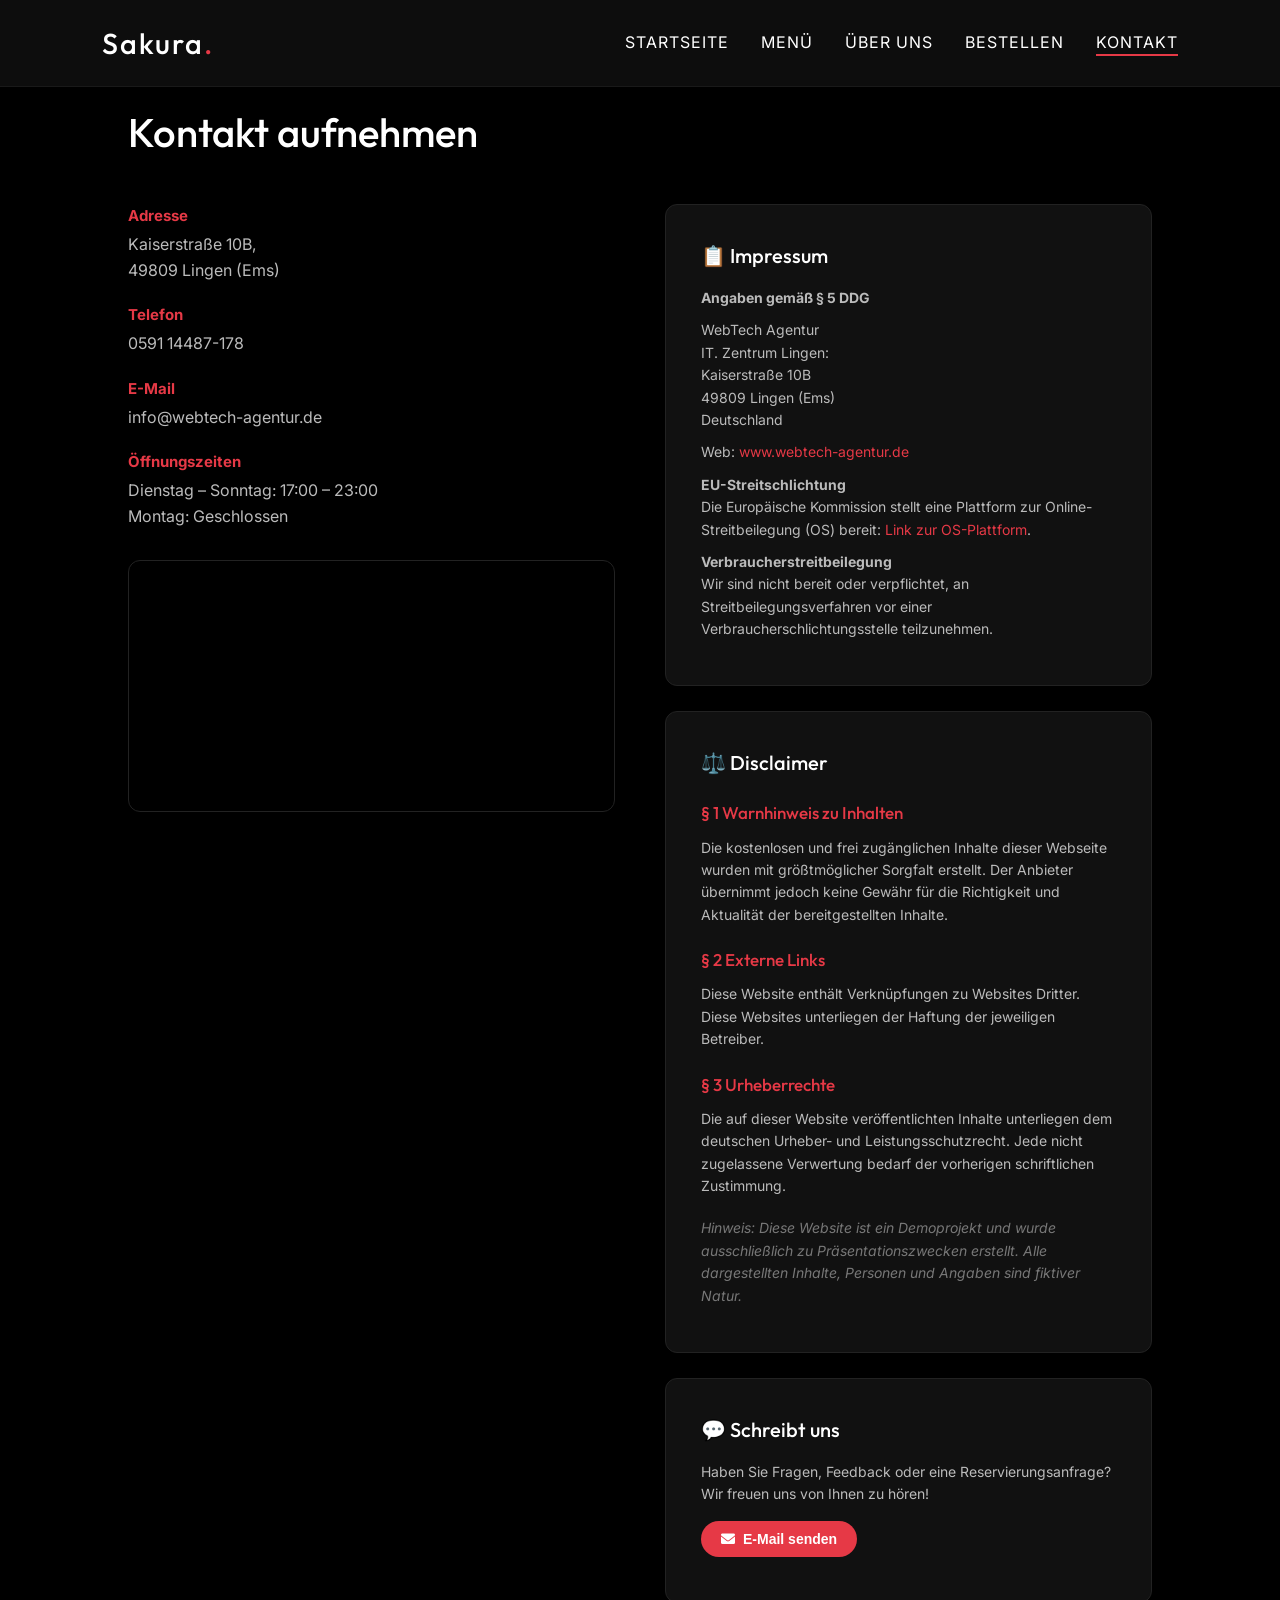
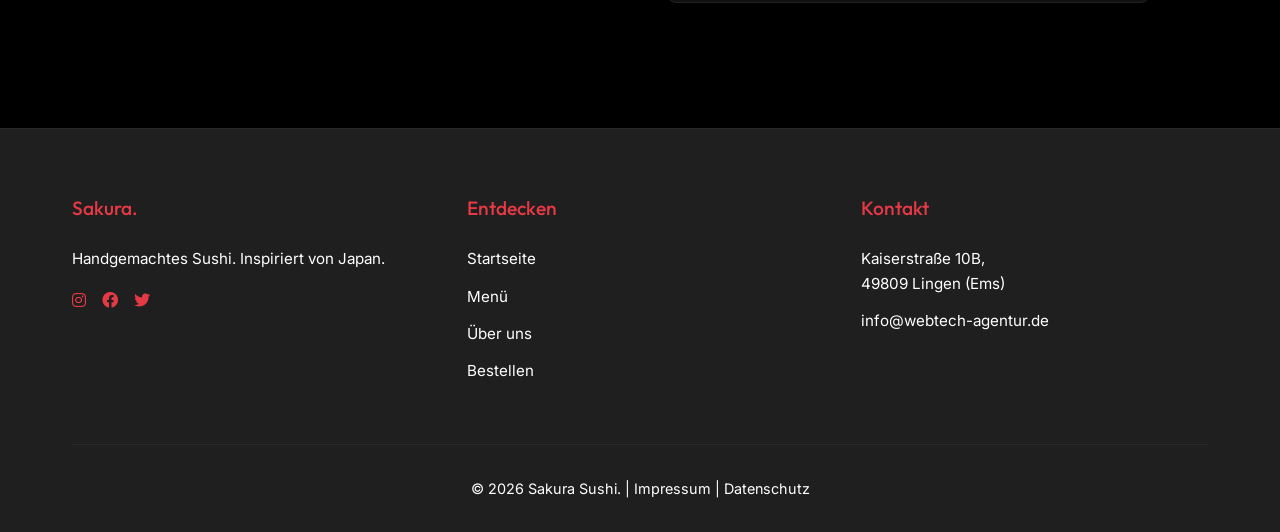
<file: contact.html>
<!DOCTYPE html>
<html lang="de">

<head>
    <meta charset="UTF-8">
    <meta name="viewport" content="width=device-width, initial-scale=1.0">
    <title>Kontakt | Sakura Sushi</title>
    <link rel="icon" type="image/png" href="assets/images/favicon.png">
    <link rel="stylesheet" href="assets/css/style.css">
    <link rel="stylesheet" href="https://cdnjs.cloudflare.com/ajax/libs/font-awesome/6.0.0/css/all.min.css">
    <style>
        /* Kontakt Seite */
        .contact-section {
            background: #000;
            color: white;
            padding: 100px 10%;
        }

        .contact-section h1 {
            font-size: 40px;
            margin-bottom: 40px;
        }

        /* Grid Layout */
        .contact-container {
            display: grid;
            grid-template-columns: 1fr 1fr;
            gap: 50px;
        }

        /* Linke Seite – Info */
        .contact-info p {
            color: #bbb;
            margin-bottom: 20px;
            line-height: 1.6;
        }

        .contact-info strong {
            color: #e63946;
            display: block;
            margin-bottom: 4px;
            font-size: 15px;
        }

        /* Google Maps */
        .map-wrapper {
            margin-top: 30px;
            border-radius: 12px;
            overflow: hidden;
            border: 1px solid #222;
        }

        .map-wrapper iframe {
            width: 100%;
            height: 250px;
            border: none;
            display: block;
        }

        /* Boxen rechts */
        .contact-box {
            background: #111;
            padding: 35px;
            border-radius: 12px;
            border: 1px solid #222;
            margin-bottom: 25px;
            transition: 0.3s;
        }

        .contact-box:hover {
            transform: translateY(-6px);
            border-color: #e63946;
        }

        .contact-box h2 {
            color: white;
            margin-bottom: 15px;
            font-size: 20px;
        }

        .contact-box h3 {
            color: #e63946;
            margin: 20px 0 10px;
            font-size: 17px;
        }

        .contact-box p {
            color: #bbb;
            line-height: 1.6;
            font-size: 14px;
            margin-bottom: 10px;
        }

        /* Responsive */
        @media (max-width: 900px) {
            .contact-container {
                grid-template-columns: 1fr;
            }
        }

        /* EMAIL MODAL */
        .email-modal-overlay {
            display: none;
            position: fixed;
            inset: 0;
            background: rgba(0, 0, 0, 0.85);
            z-index: 9999;
            align-items: center;
            justify-content: center;
            backdrop-filter: blur(6px);
        }

        .email-modal-overlay.active {
            display: flex;
        }

        .email-modal-box {
            background: #111;
            border: 1px solid #2a2a2a;
            border-radius: 20px;
            padding: 40px 35px;
            width: 90%;
            max-width: 500px;
            position: relative;
            animation: slideUp 0.35s ease;
            box-shadow: 0 30px 80px rgba(0, 0, 0, 0.7);
        }

        .email-modal-box::before {
            content: '';
            position: absolute;
            top: 0;
            left: 0;
            right: 0;
            height: 3px;
            background: linear-gradient(90deg, #e63946, #ff6b6b, #e63946);
            border-radius: 20px 20px 0 0;
        }

        @keyframes slideUp {
            from {
                transform: translateY(30px);
                opacity: 0;
            }

            to {
                transform: translateY(0);
                opacity: 1;
            }
        }

        .email-modal-close {
            position: absolute;
            top: 14px;
            right: 16px;
            background: transparent;
            border: none;
            color: #555;
            font-size: 20px;
            cursor: pointer;
            border-radius: 50%;
            width: 32px;
            height: 32px;
            display: flex;
            align-items: center;
            justify-content: center;
            transition: 0.2s;
        }

        .email-modal-close:hover {
            color: #e63946;
            background: rgba(230, 57, 70, 0.1);
        }

        .email-modal-box h2 {
            color: white;
            font-size: 22px;
            margin-bottom: 6px;
        }

        .email-modal-box>p {
            color: #888;
            font-size: 13px;
            margin-bottom: 24px;
        }

        .form-group {
            display: flex;
            flex-direction: column;
            gap: 5px;
            margin-bottom: 14px;
        }

        .form-group label {
            color: #888;
            font-size: 11px;
            text-transform: uppercase;
            letter-spacing: 0.8px;
        }

        .form-group input,
        .form-group textarea {
            background: #1a1a1a;
            border: 1px solid #2a2a2a;
            border-radius: 8px;
            padding: 11px 14px;
            color: white;
            font-size: 14px;
            transition: 0.25s;
            width: 100%;
            font-family: inherit;
        }

        .form-group input::placeholder,
        .form-group textarea::placeholder {
            color: #444;
        }

        .form-group input:focus,
        .form-group textarea:focus {
            outline: none;
            border-color: #e63946;
            box-shadow: 0 0 0 2px rgba(230, 57, 70, 0.15);
        }

        .form-group textarea {
            resize: vertical;
            min-height: 100px;
        }

        .btn-send {
            width: 100%;
            padding: 14px;
            background: linear-gradient(135deg, #e63946, #c72d39);
            border: none;
            color: white;
            font-size: 15px;
            font-weight: 700;
            border-radius: 10px;
            cursor: pointer;
            transition: 0.3s;
            box-shadow: 0 6px 20px rgba(230, 57, 70, 0.3);
            margin-top: 6px;
        }

        .btn-send:hover {
            transform: translateY(-2px);
            box-shadow: 0 10px 30px rgba(230, 57, 70, 0.5);
        }

        .success-msg {
            display: none;
            text-align: center;
            padding: 20px 0;
        }

        .success-msg .check {
            font-size: 48px;
        }

        .success-msg h3 {
            color: white;
            margin: 12px 0 6px;
        }

        .success-msg p {
            color: #888;
            font-size: 14px;
        }

        .fictional-note {
            font-style: italic;
            opacity: 0.6;
            font-size: 12px;
            margin-top: 20px;
        }
    </style>
</head>

<body style="background:#000;">

    <div class="email-modal-overlay" id="email-modal">
        <div class="email-modal-box">
            <button class="email-modal-close" onclick="closeEmailModal()"><i class="fas fa-times"></i></button>

            <div id="form-content">
                <h2>✉️ Nachricht senden</h2>
                <p>Wir antworten in der Regel innerhalb von 24 Stunden.</p>

                <div class="form-group">
                    <label>Ihr Name</label>
                    <input type="text" id="msg-name" placeholder="Tanaka Yuki">
                </div>
                <div class="form-group">
                    <label>Ihre E-Mail</label>
                    <input type="email" id="msg-email" placeholder="muster@email.de">
                </div>
                <div class="form-group">
                    <label>Betreff</label>
                    <input type="text" id="msg-subject" placeholder="Reservierungsanfrage / Feedback ...">
                </div>
                <div class="form-group">
                    <label>Nachricht</label>
                    <input type="text" id="msg-text" placeholder="Schreiben Sie uns Ihre Nachricht ...">
                </div>

                <button class="btn-send" onclick="sendEmail()">
                    <i class="fas fa-paper-plane"></i>  Nachricht abschicken
                </button>
            </div>

            <div class="success-msg" id="success-msg">
                <div class="check">✅</div>
                <h3>Nachricht gesendet!</h3>
                <p>Vielen Dank! Wir melden uns so schnell wie möglich bei Ihnen.</p>
            </div>
        </div>
    </div>

    <nav class="navbar scrolled">
        <a href="index.html" class="nav-logo">
            <h1>Sakura<span>.</span></h1>
        </a>
        <div class="hamburger"><span></span><span></span><span></span></div>
        <ul class="nav-links">
            <li><a href="index.html">Startseite</a></li>
            <li><a href="menu.html">Menü</a></li>
            <li><a href="about.html">Über uns</a></li>
            <li><a href="ordering.html">Bestellen</a></li>
            <li><a href="contact.html" class="active">Kontakt</a></li>
        </ul>
    </nav>

    <section class="contact-section">

        <h1>Kontakt aufnehmen</h1>

        <div class="contact-container">

            <div class="contact-info">

                <p>
                    <strong>Adresse</strong>
                    Kaiserstraße 10B,
                    <br>
                    49809 Lingen (Ems)
                </p>

                <p>
                    <strong>Telefon</strong>
                    0591 14487-178
                </p>

                <p>
                    <strong>E-Mail</strong>
                    info@webtech-agentur.de
                </p>

                <p>
                    <strong>Öffnungszeiten</strong>
                    Dienstag – Sonntag: 17:00 – 23:00<br>
                    Montag: Geschlossen
                </p>

                <div class="map-wrapper">
                    <iframe
                        src="https://www.google.com/maps/embed?pb=!1m18!1m12!1m3!1d2433.647249117654!2d7.3204!3d52.5204!2m3!1f0!2f0!3f0!3m2!1i1024!2i768!4f13.1!3m3!1m2!1s0x47b7e5e3e3e3e3e3%3A0x0!2zS2Fpc2Vyc3RyYcOfZSAxMEIsIDQ5ODA5IExpbmdlbiAoRW1zKQ!5e0!3m2!1sde!2sde!4v1710000000000!5m2!1sde!2sde"
                        allowfullscreen="" loading="lazy" referrerpolicy="no-referrer-when-downgrade">
                    </iframe>
                </div>

            </div>

            <div>

                <div class="contact-box">
                    <h2>📋 Impressum</h2>
                    <p><strong>Angaben gemäß § 5 DDG</strong></p>
                    <p>
                        WebTech Agentur<br>
                        IT. Zentrum Lingen:<br>
                        Kaiserstraße 10B<br>
                        49809 Lingen (Ems)<br>
                        Deutschland
                    </p>
                    <p>
                        Web: <a href="https://www.webtech-agentur.de" target="_blank" rel="noopener noreferrer" style="color:#e63946;">www.webtech-agentur.de</a>
                    </p>
                    <p>
                        <strong>EU-Streitschlichtung</strong><br>
                        Die Europäische Kommission stellt eine Plattform zur Online-Streitbeilegung (OS) bereit: 
                        <a href="https://ec.europa.eu/consumers/odr/" target="_blank" rel="noopener noreferrer" style="color:#e63946;">Link zur OS-Plattform</a>.
                    </p>
                    <p>
                        <strong>Verbraucherstreitbeilegung</strong><br>
                        Wir sind nicht bereit oder verpflichtet, an Streitbeilegungsverfahren vor einer Verbraucherschlichtungsstelle teilzunehmen.
                    </p>
                </div>

                <div class="contact-box">
                    <h2>⚖️ Disclaimer</h2>
                    <h3>§ 1 Warnhinweis zu Inhalten</h3>
                    <p>Die kostenlosen und frei zugänglichen Inhalte dieser Webseite wurden mit größtmöglicher Sorgfalt erstellt. Der Anbieter übernimmt jedoch keine Gewähr für die Richtigkeit und Aktualität der bereitgestellten Inhalte.</p>
                    
                    <h3>§ 2 Externe Links</h3>
                    <p>Diese Website enthält Verknüpfungen zu Websites Dritter. Diese Websites unterliegen der Haftung der jeweiligen Betreiber.</p>
                    
                    <h3>§ 3 Urheberrechte</h3>
                    <p>Die auf dieser Website veröffentlichten Inhalte unterliegen dem deutschen Urheber- und Leistungsschutzrecht. Jede nicht zugelassene Verwertung bedarf der vorherigen schriftlichen Zustimmung.</p>
                    
                    <p class="fictional-note">
                        Hinweis: Diese Website ist ein Demoprojekt und wurde ausschließlich zu Präsentationszwecken erstellt. Alle dargestellten Inhalte, Personen und Angaben sind fiktiver Natur.
                    </p>
                </div>

                <div class="contact-box">
                    <h2>💬 Schreibt uns</h2>
                    <p>Haben Sie Fragen, Feedback oder eine Reservierungsanfrage? Wir freuen uns von Ihnen zu hören!</p>
                    <p style="margin-top:15px;">
                        <button onclick="openEmailModal()"
                            style="display:inline-flex; align-items:center; gap:8px; background:#e63946; color:white; padding:10px 20px; border-radius:25px; font-size:14px; font-weight:600; border:none; cursor:pointer; transition:0.3s;"
                            onmouseover="this.style.background='#c72d39'" onmouseout="this.style.background='#e63946'">
                            <i class="fas fa-envelope"></i> E-Mail senden
                        </button>
                    </p>
                </div>

            </div>

        </div>

    </section>

    <footer>
        <div class="container">
            <div class="footer-grid">
                <div class="footer-col">
                    <h4>Sakura.</h4>
                    <p>Handgemachtes Sushi. Inspiriert von Japan.</p>
                    <div style="margin-top: 1rem; display: flex; gap: 1rem;">
                        <a href="#" class="text-gold"><i class="fab fa-instagram"></i></a>
                        <a href="#" class="text-gold"><i class="fab fa-facebook"></i></a>
                        <a href="#" class="text-gold"><i class="fab fa-twitter"></i></a>
                    </div>
                </div>
                <div class="footer-col">
                    <h4>Entdecken</h4>
                    <ul>
                        <li><a href="index.html">Startseite</a></li>
                        <li><a href="menu.html">Menü</a></li>
                        <li><a href="about.html">Über uns</a></li>
                        <li><a href="ordering.html">Bestellen</a></li>
                    </ul>
                </div>
                <div class="footer-col">
                    <h4>Kontakt</h4>
                    <p>Kaiserstraße 10B,
                        <br>49809 Lingen (Ems)
                    </p>
                    <p><a href="mailto:info@webtech-agentur.de">info@webtech-agentur.de</a></p>
                </div>
            </div>
            <div class="footer-bottom">
                <p>© 2026 Sakura Sushi. | <a href="contact.html">Impressum</a> | <a
                        href="contact.html">Datenschutz</a></p>
            </div>
        </div>
    </footer>

    <script src="assets/js/main.js"></script>
    <script>
        function openEmailModal() {
            document.getElementById('email-modal').classList.add('active');
            document.getElementById('form-content').style.display = 'block';
            document.getElementById('success-msg').style.display = 'none';
        }

        function closeEmailModal() {
            document.getElementById('email-modal').classList.remove('active');
        }

        function sendEmail() {
            let name = document.getElementById('msg-name').value.trim();
            let email = document.getElementById('msg-email').value.trim();
            let subject = document.getElementById('msg-subject').value.trim();
            let text = document.getElementById('msg-text').value.trim();

            if (!name || !email || !text) {
                alert('Bitte füllen Sie alle Pflichtfelder aus (Name, E-Mail, Nachricht).');
                return;
            }

            // Show success screen
            document.getElementById('form-content').style.display = 'none';
            document.getElementById('success-msg').style.display = 'block';

            setTimeout(closeEmailModal, 3000);
        }

        // Close when clicking outside
        document.getElementById('email-modal').addEventListener('click', function (e) {
            if (e.target === this) closeEmailModal();
        });
    </script>
</body>

</html>
</file>
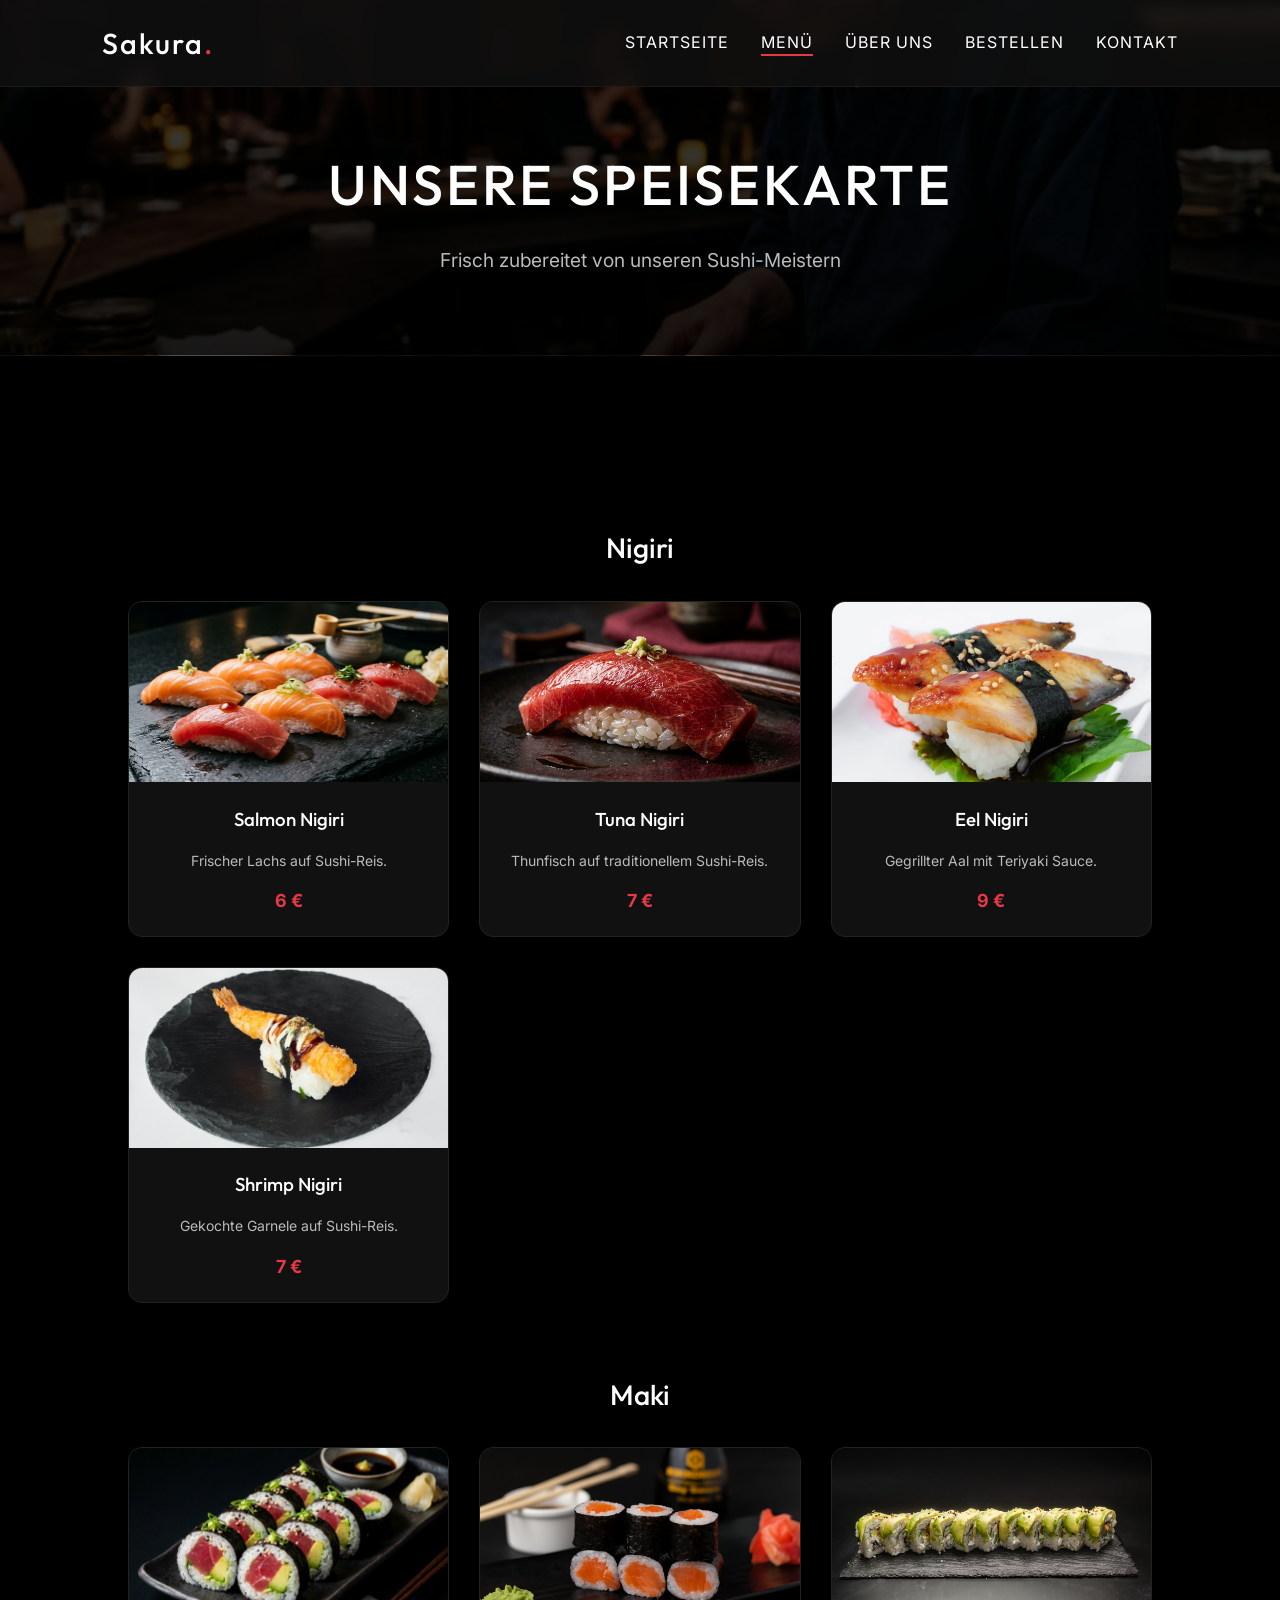
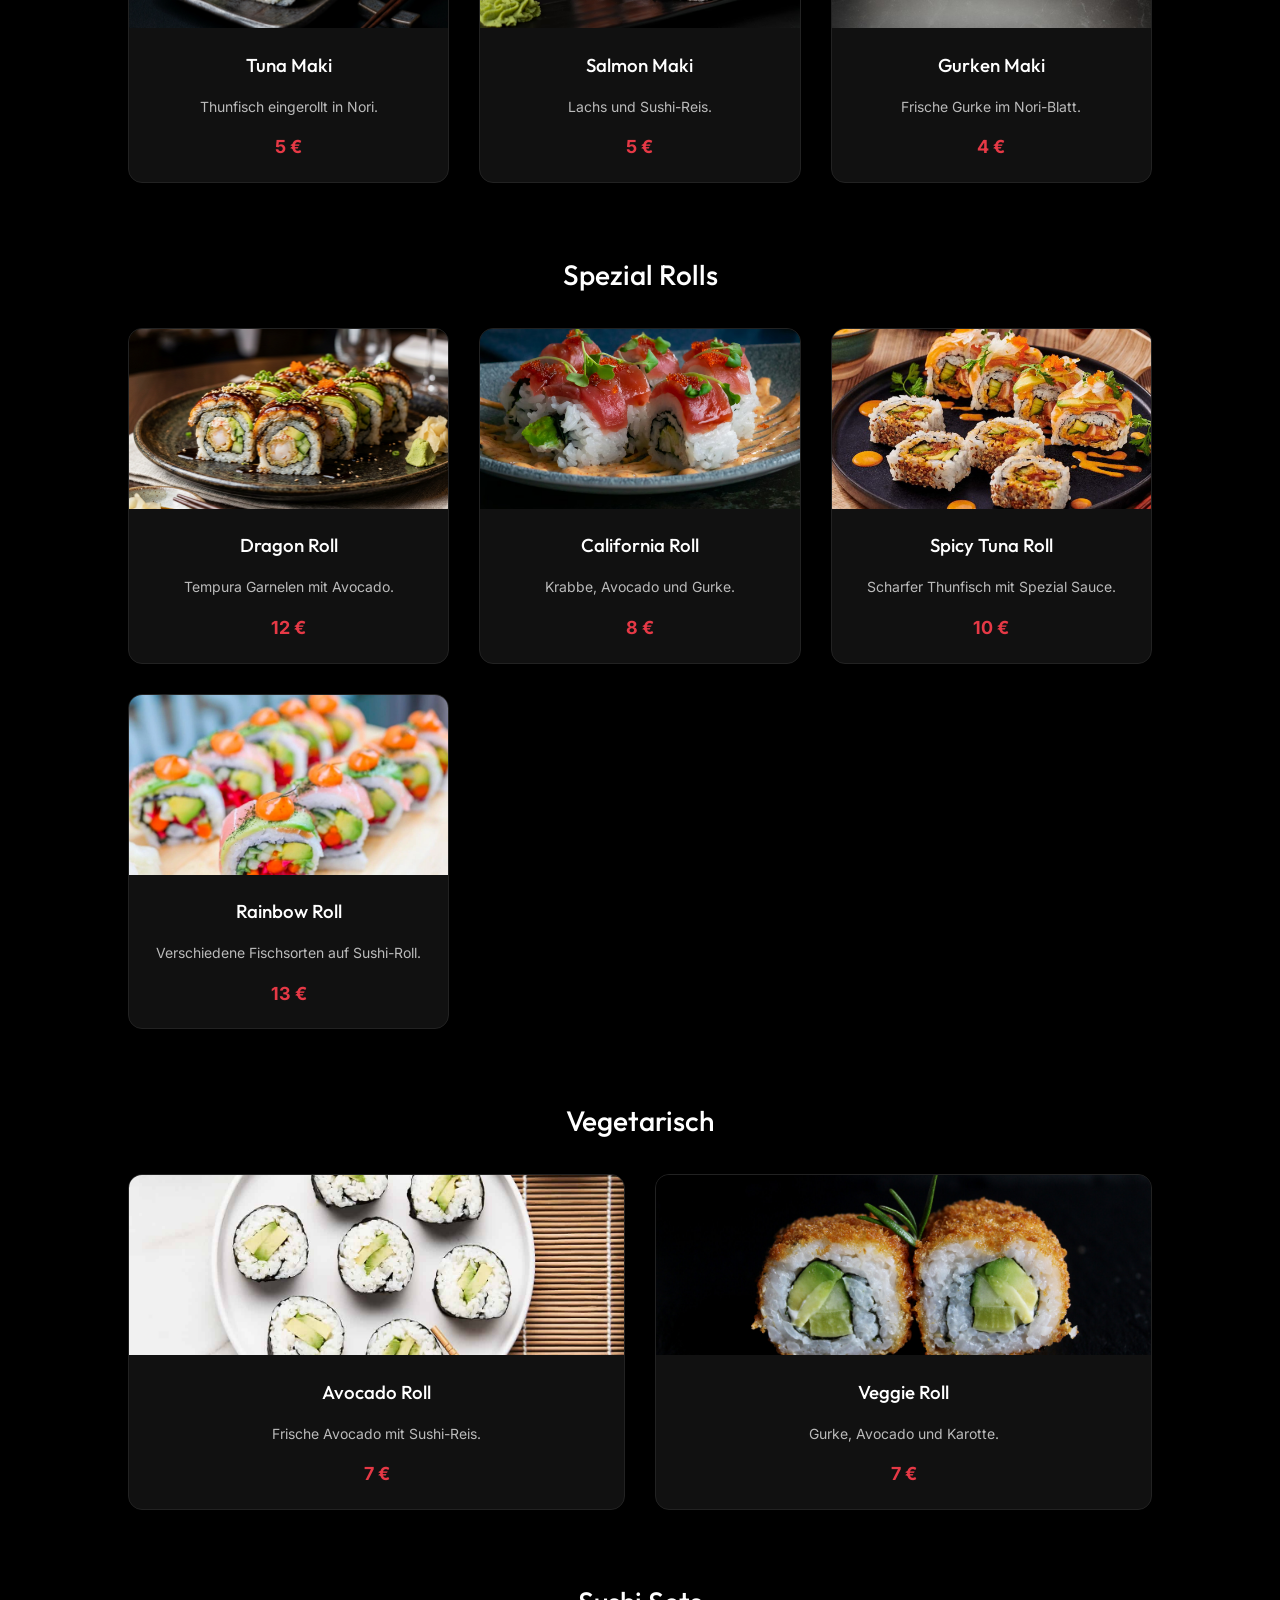
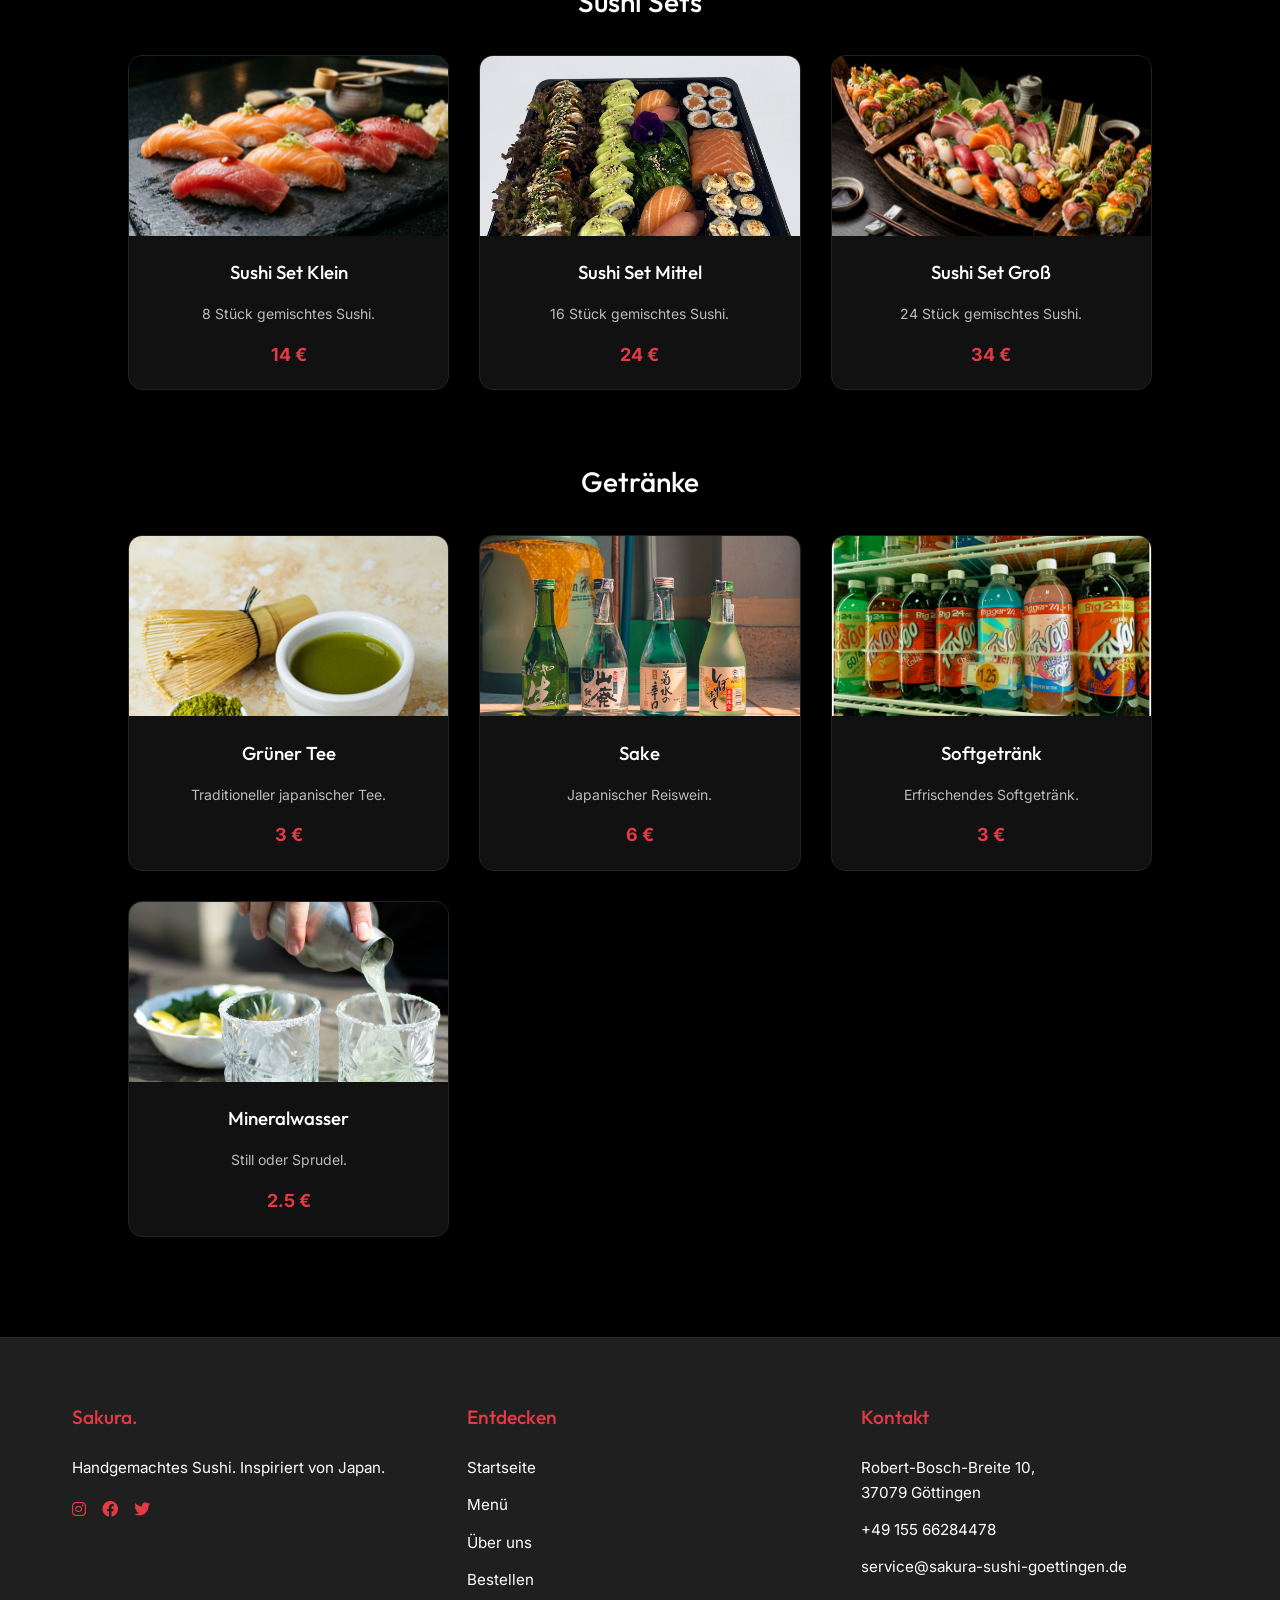
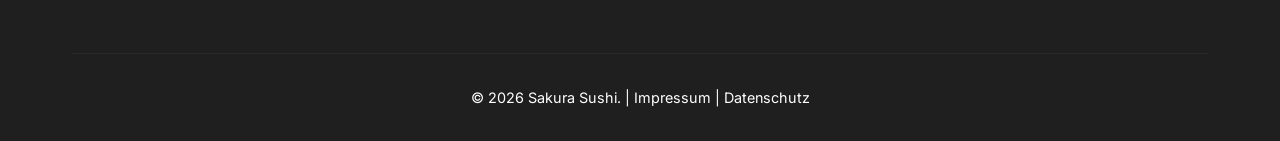
<file: menu.html>
<!DOCTYPE html>
<html lang="de">

<head>
    <meta charset="UTF-8">
    <meta name="viewport" content="width=device-width, initial-scale=1.0">
    <title>Speisekarte | Sakura Sushi</title>
    <link rel="icon" type="image/png" href="assets/images/favicon.png">
    <link rel="stylesheet" href="assets/css/style.css">
    <link rel="stylesheet" href="https://cdnjs.cloudflare.com/ajax/libs/font-awesome/6.0.0/css/all.min.css">
</head>

<body style="background: #000;">

    <nav class="navbar scrolled">
        <a href="index.html" class="nav-logo">
            <h1>Sakura<span>.</span></h1>
        </a>
        <div class="hamburger"><span></span><span></span><span></span></div>
        <ul class="nav-links">
            <li><a href="index.html">Startseite</a></li>
            <li><a href="menu.html" class="active">Menü</a></li>
            <li><a href="about.html">Über uns</a></li>
            <li><a href="ordering.html">Bestellen</a></li>
            <li><a href="contact.html">Kontakt</a></li>
        </ul>
    </nav>

    <div class="page-hero hero-menu">
        <h1>Unsere Speisekarte</h1>
        <p>Frisch zubereitet von unseren Sushi-Meistern</p>
    </div>

    <section class="menu">


        <!-- Nigiri -->
        <h2 class="menu-category">Nigiri</h2>
        <div class="menu-grid">

            <div class="menu-card">
                <img src="assets/images/sushi_nigiri_1772541891904.png" alt="Salmon Nigiri">
                <h3>Salmon Nigiri</h3>
                <p>Frischer Lachs auf Sushi-Reis.</p>
                <span>6 €</span>
            </div>

            <div class="menu-card">
                <img src="assets/images/nigiri_angle1_1772545650813.png" alt="Tuna Nigiri">
                <h3>Tuna Nigiri</h3>
                <p>Thunfisch auf traditionellem Sushi-Reis.</p>
                <span>7 €</span>
            </div>

            <div class="menu-card">
                <img src="assets/images/fresh+water+eel.webp"
                    alt="Eel Nigiri">
                <h3>Eel Nigiri</h3>
                <p>Gegrillter Aal mit Teriyaki Sauce.</p>
                <span>9 €</span>
            </div>

            <div class="menu-card">
                <img src="assets/images/PankoPrawnNigiri.webp"
                    alt="Shrimp Nigiri">
                <h3>Shrimp Nigiri</h3>
                <p>Gekochte Garnele auf Sushi-Reis.</p>
                <span>7 €</span>
            </div>

        </div>

        <!-- Maki -->
        <h2 class="menu-category">Maki</h2>
        <div class="menu-grid">

            <div class="menu-card">
                <img src="assets/images/sushi_maki_1772541910733.png" alt="Tuna Maki">
                <h3>Tuna Maki</h3>
                <p>Thunfisch eingerollt in Nori.</p>
                <span>5 €</span>
            </div>

            <div class="menu-card">
                <img src="assets/images/photo-1617196034738-26c5f7c977ce.avif"
                    alt="Salmon Maki">
                <h3>Salmon Maki</h3>
                <p>Lachs und Sushi-Reis.</p>
                <span>5 €</span>
            </div>

            <div class="menu-card">
                <img src="assets/images/photo-1728691190534-e1e8c564014e.avif"
                    alt="Gurken Maki">
                <h3>Gurken Maki</h3>
                <p>Frische Gurke im Nori-Blatt.</p>
                <span>4 €</span>
            </div>

        </div>

        <!-- Spezial Rolls -->
        <h2 class="menu-category">Spezial Rolls</h2>
        <div class="menu-grid">

            <div class="menu-card">
                <img src="assets/images/sushi_dragon_roll_closeup_1772543114074.png" alt="Dragon Roll">
                <h3>Dragon Roll</h3>
                <p>Tempura Garnelen mit Avocado.</p>
                <span>12 €</span>
            </div>

            <div class="menu-card">
                <img src="assets/images/photo-1559410545-0bdcd187e0a6.avif"
                    alt="California Roll">
                <h3>California Roll</h3>
                <p>Krabbe, Avocado und Gurke.</p>
                <span>8 €</span>
            </div>

            <div class="menu-card">
                <img src="assets/images/csm_1025-recipe-page-Spicy-tuna-and-salmon-rolls_desktop_b6172c0072.jpg"
                    alt="Spicy Tuna Roll">
                <h3>Spicy Tuna Roll</h3>
                <p>Scharfer Thunfisch mit Spezial Sauce.</p>
                <span>10 €</span>
            </div>

            <div class="menu-card">
                <img src="assets/images/rainbow-sushi-roll-beyond-sushi.webp"
                    alt="Rainbow Roll">
                <h3>Rainbow Roll</h3>
                <p>Verschiedene Fischsorten auf Sushi-Roll.</p>
                <span>13 €</span>
            </div>

        </div>

        <!-- Vegetarisch -->
        <h2 class="menu-category">Vegetarisch</h2>
        <div class="menu-grid">

            <div class="menu-card">
                <img src="assets/images/Avocado-Roll-39.jpg" alt="Avocado Roll">
                <h3>Avocado Roll</h3>
                <p>Frische Avocado mit Sushi-Reis.</p>
                <span>7 €</span>
            </div>

            <div class="menu-card">
                <img src="assets/images/veggiecrunchyroll-scaled.jpg"
                    alt="Veggie Roll">
                <h3>Veggie Roll</h3>
                <p>Gurke, Avocado und Karotte.</p>
                <span>7 €</span>
            </div>

        </div>

        <!-- Sushi Sets -->
        <h2 class="menu-category">Sushi Sets</h2>
        <div class="menu-grid">

            <div class="menu-card">
                <img src="assets/images/sushi_nigiri_1772541891904.png" alt="Sushi Set Klein">
                <h3>Sushi Set Klein</h3>
                <p>8 Stück gemischtes Sushi.</p>
                <span>14 €</span>
            </div>

            <div class="menu-card">
                <img src="assets/images/sushi-set-medium.jpg"
                    alt="Sushi Set Mittel">
                <h3>Sushi Set Mittel</h3>
                <p>16 Stück gemischtes Sushi.</p>
                <span>24 €</span>
            </div>

            <div class="menu-card">
                <img src="assets/images/sushi_combo_platter_1772543923289.png" alt="Sushi Set Groß">
                <h3>Sushi Set Groß</h3>
                <p>24 Stück gemischtes Sushi.</p>
                <span>34 €</span>
            </div>

        </div>

        <!-- Getränke -->
        <h2 class="menu-category">Getränke</h2>
        <div class="menu-grid">

            <div class="menu-card">
                <img src="assets/images/premium_photo-1694540110936-c4ba0029c4d8.avif"
                    alt="Grüner Tee">
                <h3>Grüner Tee</h3>
                <p>Traditioneller japanischer Tee.</p>
                <span>3 €</span>
            </div>

            <div class="menu-card">
                <img src="assets/images/photo-1571762450239-f0f047321444.avif"
                    alt="Sake">
                <h3>Sake</h3>
                <p>Japanischer Reiswein.</p>
                <span>6 €</span>
            </div>

            <div class="menu-card">
                <img src="assets/images/photo-1767360997469-49ad40d2a8bd.avif"
                    alt="Softgetränk">
                <h3>Softgetränk</h3>
                <p>Erfrischendes Softgetränk.</p>
                <span>3 €</span>
            </div>

            <div class="menu-card">
                <img src="assets/images/photo-1589132971207-4120582cc583.avif"
                    alt="Mineralwasser">
                <h3>Mineralwasser</h3>
                <p>Still oder Sprudel.</p>
                <span>2.5 €</span>
            </div>

        </div>

    </section>

    <!-- Footer -->
    <footer>
        <div class="container">
            <div class="footer-grid">
                <div class="footer-col">
                    <h4>Sakura.</h4>
                    <p>Handgemachtes Sushi. Inspiriert von Japan.</p>
                    <div style="margin-top: 1rem; display: flex; gap: 1rem;">
                        <a href="#" class="text-gold"><i class="fab fa-instagram"></i></a>
                        <a href="#" class="text-gold"><i class="fab fa-facebook"></i></a>
                        <a href="#" class="text-gold"><i class="fab fa-twitter"></i></a>
                    </div>
                </div>
                <div class="footer-col">
                    <h4>Entdecken</h4>
                    <ul>
                        <li><a href="index.html">Startseite</a></li>
                        <li><a href="menu.html">Menü</a></li>
                        <li><a href="about.html">Über uns</a></li>
                        <li><a href="ordering.html">Bestellen</a></li>
                    </ul>
                </div>
                <div class="footer-col">
                    <h4>Kontakt</h4>
                    <p>Robert-Bosch-Breite 10,
                        <br>37079 Göttingen
                    </p>
                    <p>+49 155 66284478</p>
                    <p><a href="mailto:info@webtech-agentur.de">service@sakura-sushi-goettingen.de</a></p>
                </div>
            </div>
            <div class="footer-bottom">
                <p>&copy; 2026 Sakura Sushi. | <a href="contact.html">Impressum</a> | <a
                        href="contact.html">Datenschutz</a></p>
            </div>
        </div>
    </footer>

    <script src="assets/js/main.js"></script>
</body>

</html>
</file>
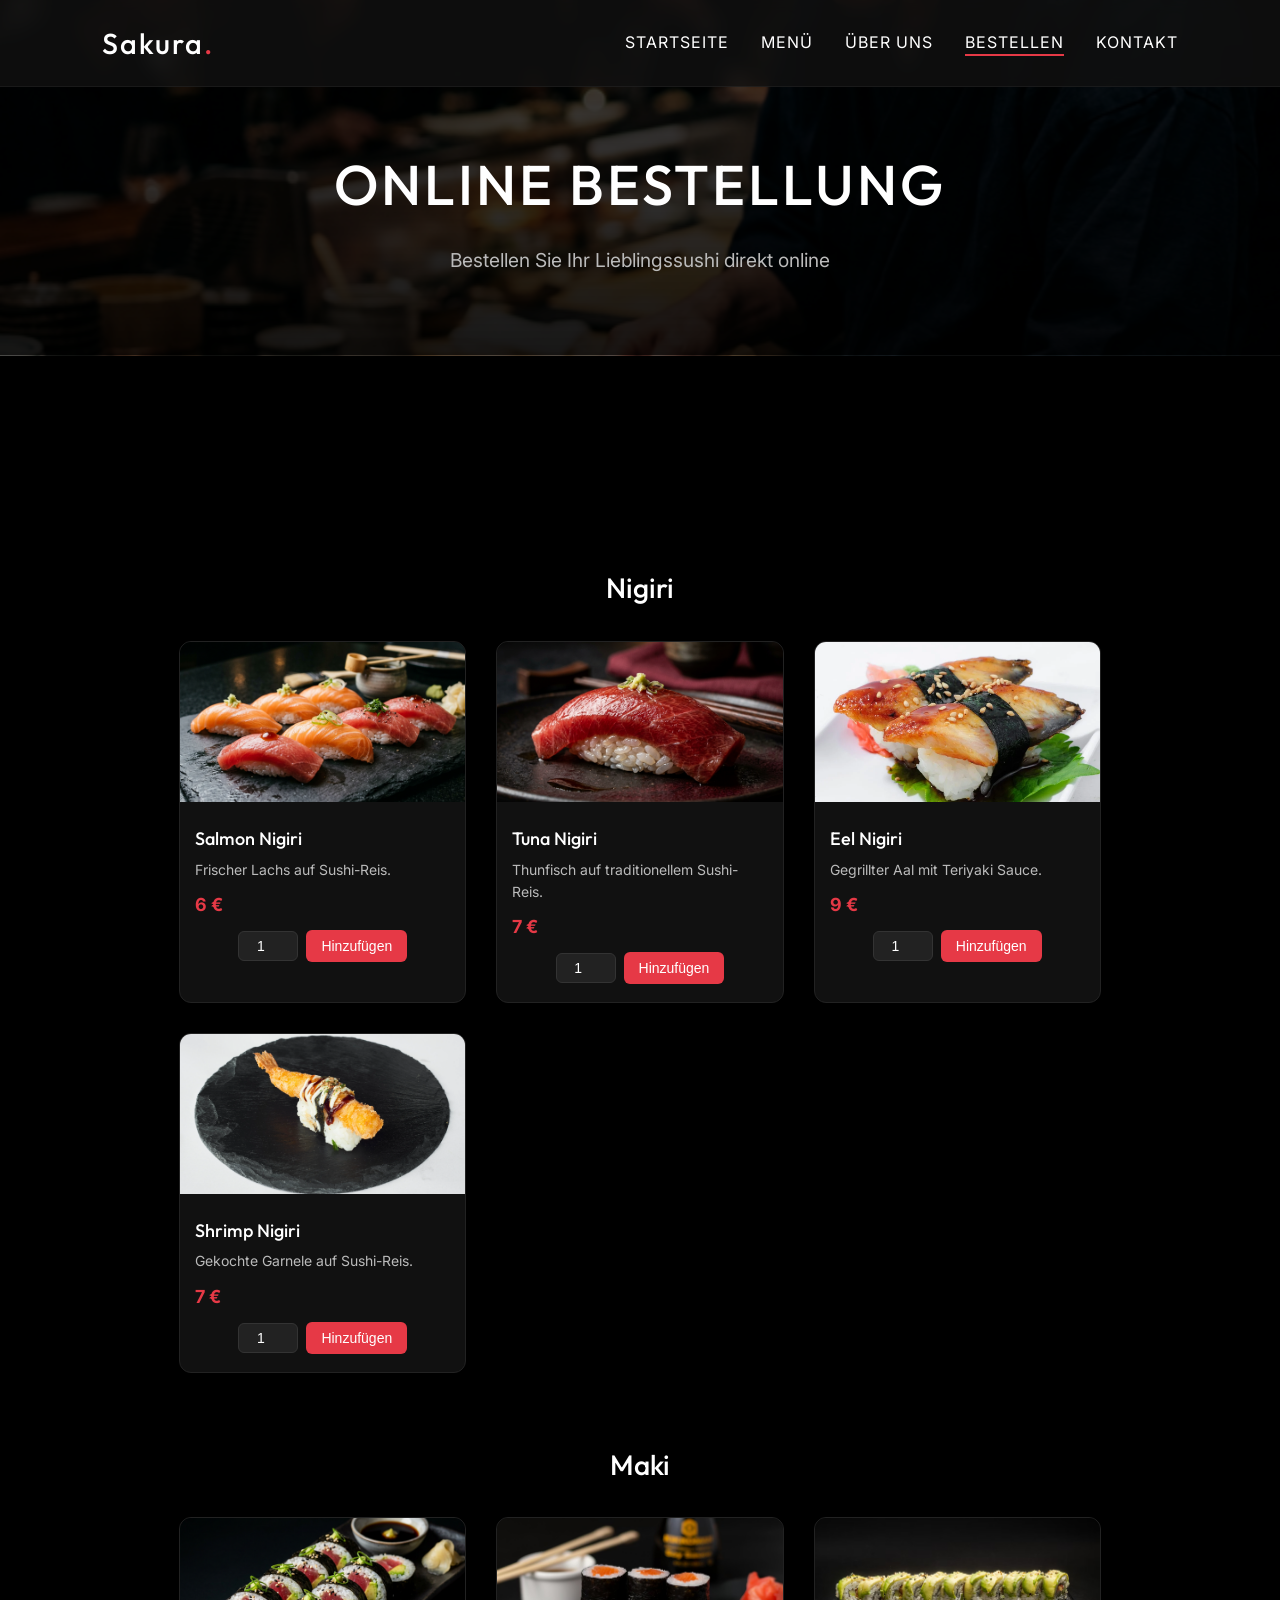
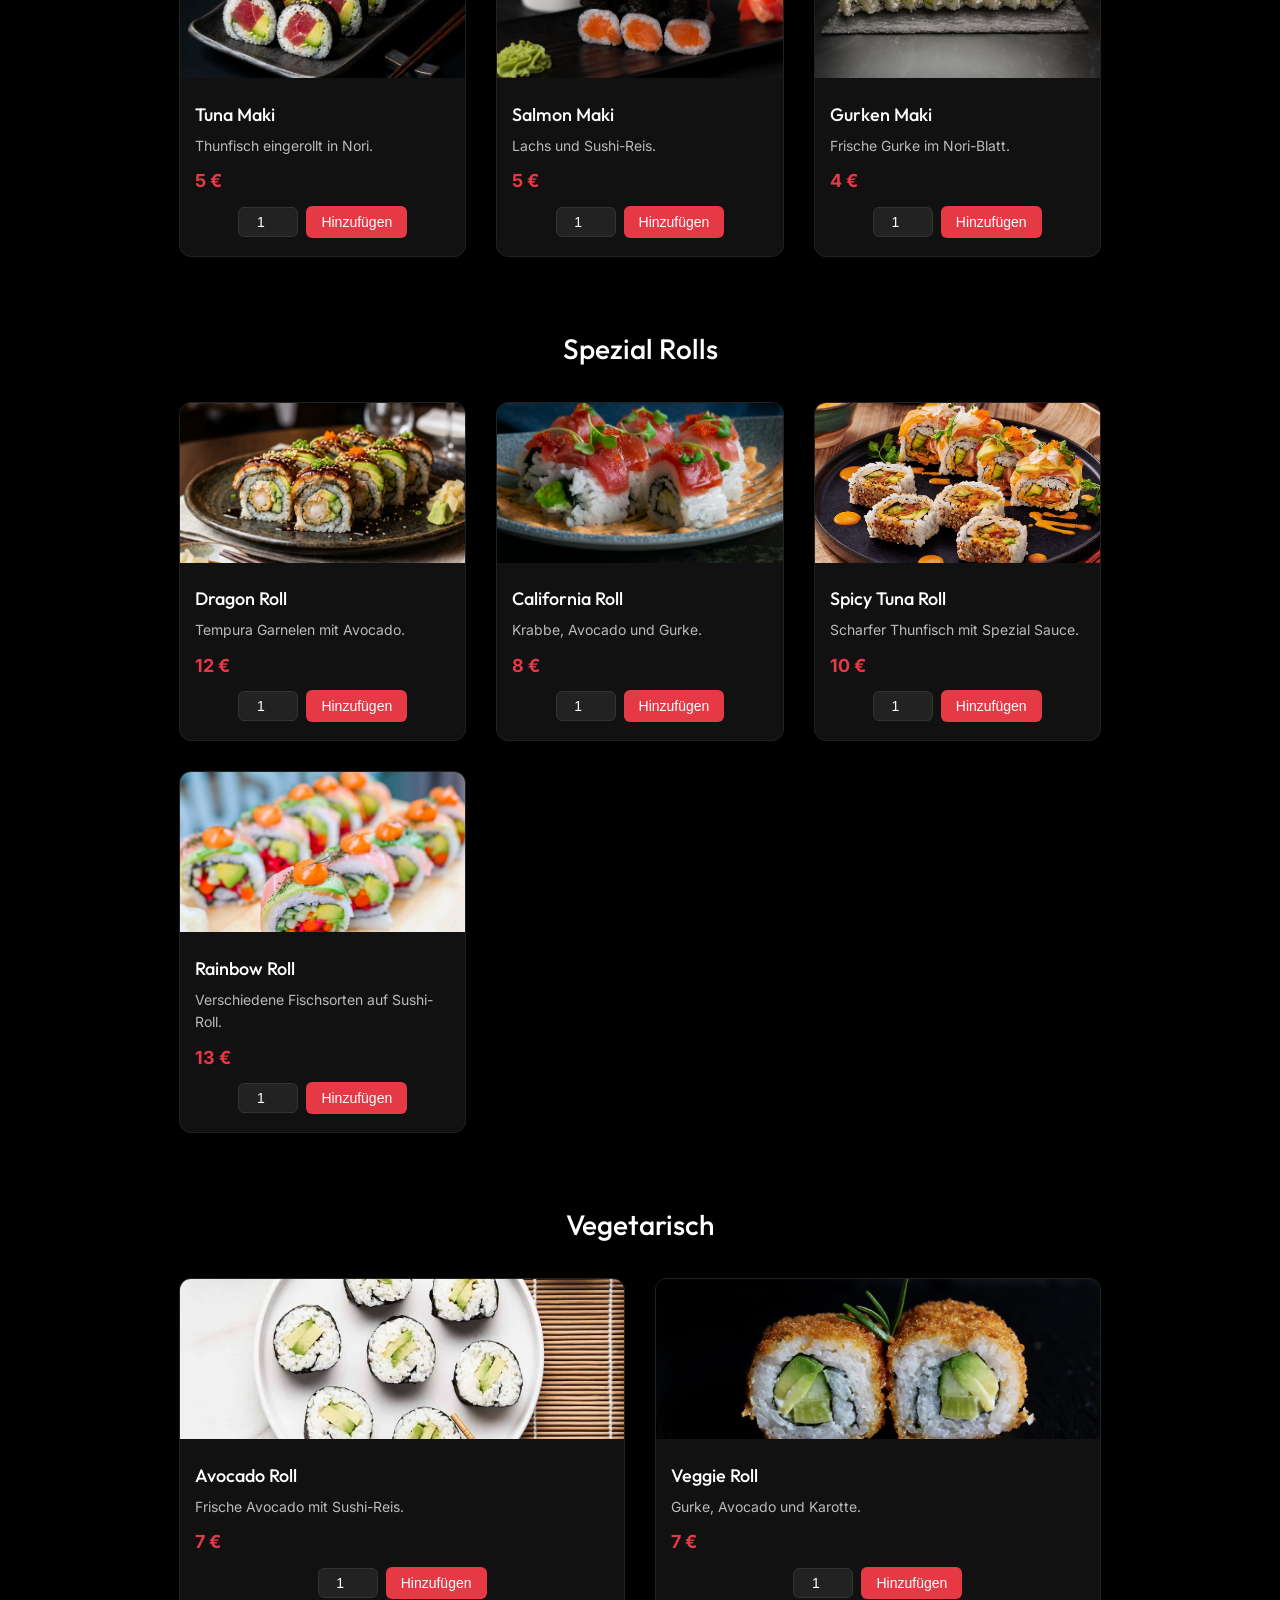
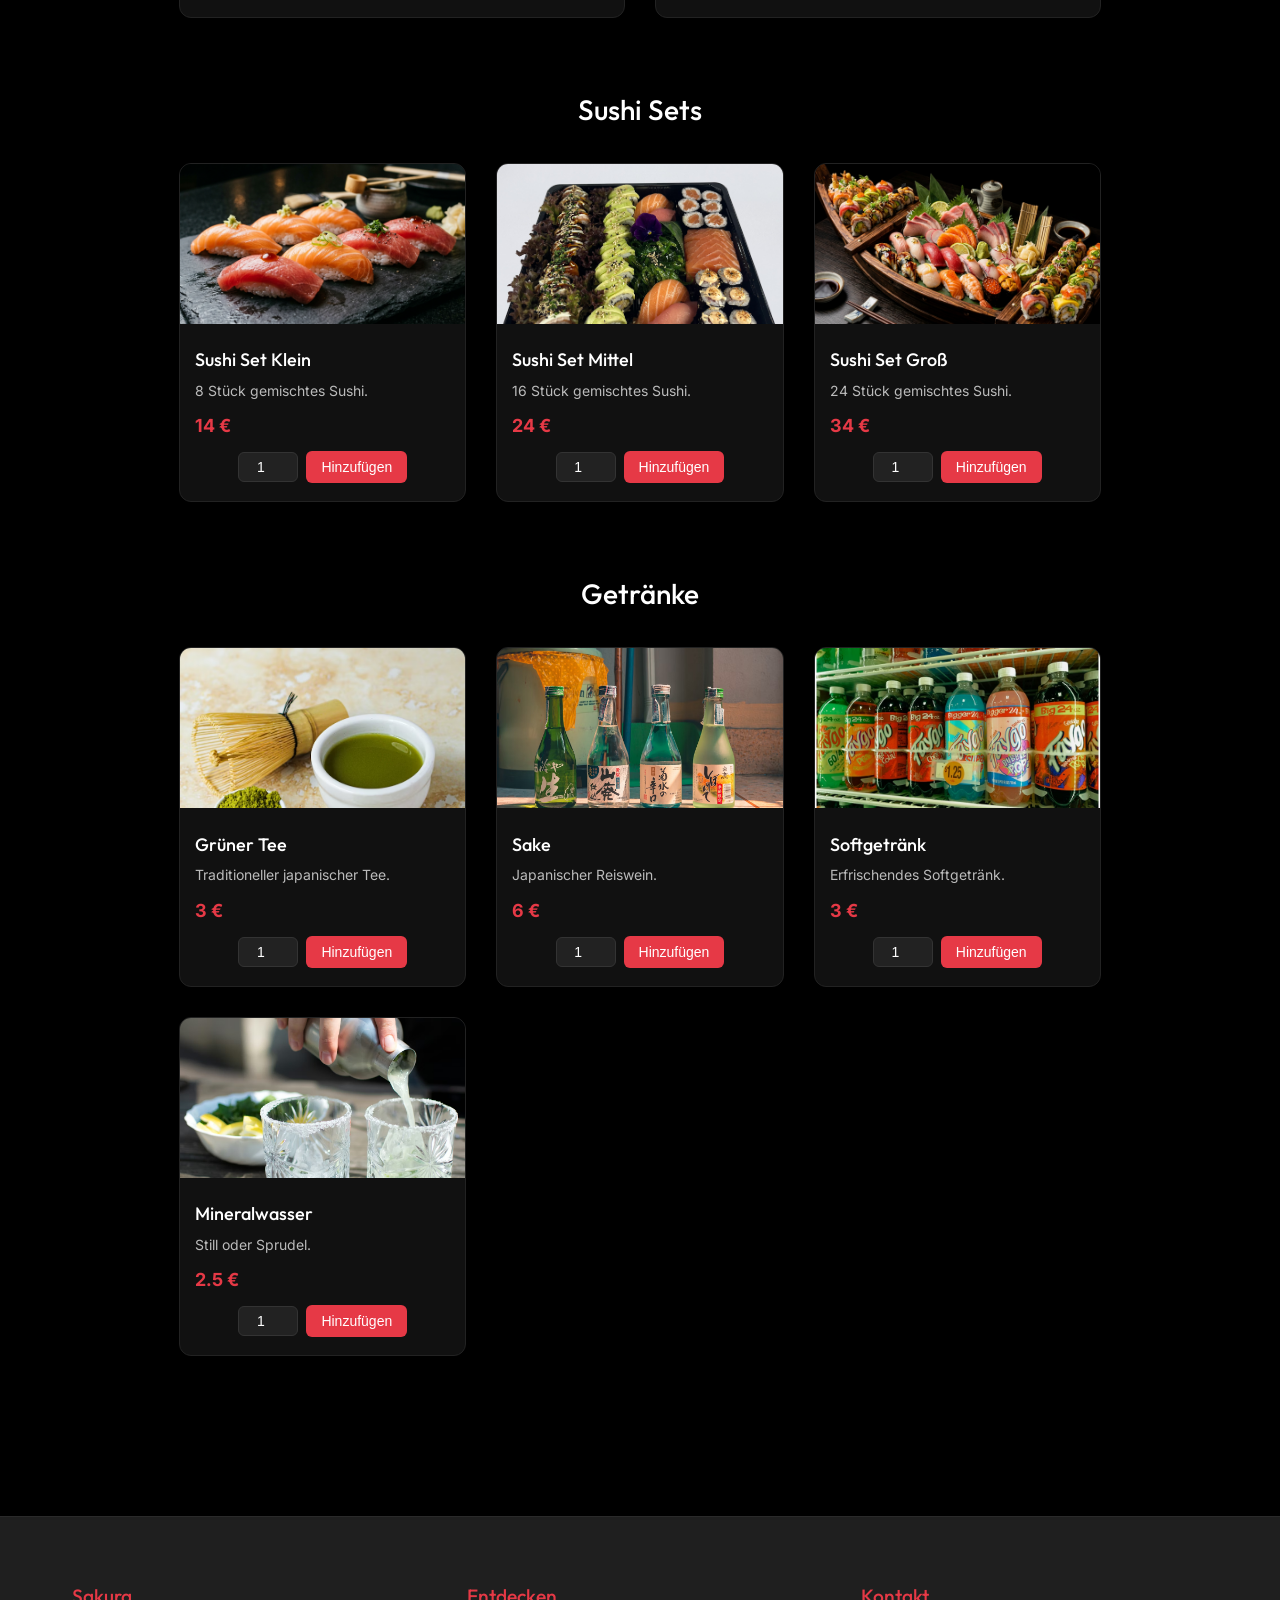
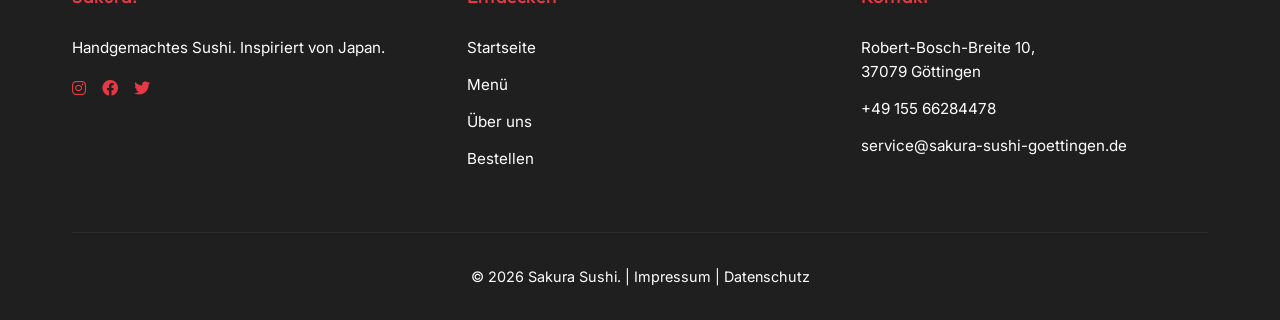
<file: ordering.html>
<!DOCTYPE html>
<html lang="de">

<head>
    <meta charset="UTF-8">
    <meta name="viewport" content="width=device-width, initial-scale=1.0">
    <title>Online Bestellung | Sakura Sushi</title>
    <link rel="icon" type="image/png" href="assets/images/favicon.png">
    <link rel="stylesheet" href="assets/css/style.css">
    <link rel="stylesheet" href="https://cdnjs.cloudflare.com/ajax/libs/font-awesome/6.0.0/css/all.min.css">
    <style>
        /* CREATIVE BESTELL-BOX */
        .bestell-box {
            display: flex;
            align-items: center;
            justify-content: center;
            gap: 8px;
            padding: 0 15px 18px;
            margin-top: 5px;
        }

        .qty-control {
            display: flex;
            align-items: center;
            background: #1a1a1a;
            border: 1px solid #333;
            border-radius: 30px;
            overflow: hidden;
        }

        .qty-control button {
            background: transparent;
            border: none;
            color: #e63946;
            font-size: 18px;
            width: 32px;
            height: 32px;
            cursor: pointer;
            padding: 0;
            transition: 0.2s;
            border-radius: 0;
        }

        .qty-control button:hover {
            background: #e63946;
            color: white;
        }

        .qty-control input {
            width: 36px;
            background: transparent;
            border: none;
            color: white;
            text-align: center;
            font-size: 14px;
            font-weight: bold;
            padding: 0;
        }

        .btn-add {
            display: flex;
            align-items: center;
            gap: 6px;
            background: linear-gradient(135deg, #e63946, #c72d39);
            border: none;
            color: white;
            padding: 8px 16px;
            border-radius: 30px;
            cursor: pointer;
            font-size: 13px;
            font-weight: 600;
            transition: all 0.3s ease;
            box-shadow: 0 4px 15px rgba(230, 57, 70, 0.3);
            letter-spacing: 0.5px;
        }

        .btn-add:hover {
            transform: translateY(-2px);
            box-shadow: 0 8px 25px rgba(230, 57, 70, 0.55);
            background: linear-gradient(135deg, #ff4d5a, #e63946);
        }

        .btn-add:active {
            transform: scale(0.96);
        }

        .btn-add i {
            font-size: 12px;
        }

        /* USER REQUESTED CART STYLES - RED GLOW VERSION */
        .order-cart {
            width: 100%;
            max-width: 600px;
            margin: 40px auto 0;
            background: black;
            color: white;
            padding: 30px;
            border-radius: 16px;
            border: 2px solid red;
            box-shadow: 0 0 25px rgba(255, 0, 0, 0.4);
            display: none; /* Versteckt bis Artikel hinzugefügt werden */
            animation: slideUp 0.5s ease forwards;
        }

        .order-cart.visible {
            display: block;
        }

        .order-cart h2 {
            margin-top: 0;
            font-size: 1.5rem;
            border-bottom: 1px solid red;
            padding-bottom: 10px;
            margin-bottom: 15px;
        }


        @keyframes shimmer {
            0% {
                background-position: 0%
            }

            100% {
                background-position: 200%
            }
        }

        .warenkorb-header {
            display: flex;
            align-items: center;
            gap: 12px;
            margin-bottom: 20px;
        }

        .cart-icon-wrap {
            background: rgba(230, 57, 70, 0.1);
            border: 1px solid rgba(230, 57, 70, 0.25);
            width: 48px;
            height: 48px;
            border-radius: 12px;
            display: flex;
            align-items: center;
            justify-content: center;
            font-size: 22px;
        }

        .warenkorb-header h2 {
            color: white;
            font-size: 20px;
            margin: 0;
        }

        .cart-count {
            margin-left: auto;
            background: #e63946;
            color: white;
            font-size: 12px;
            font-weight: bold;
            padding: 3px 9px;
            border-radius: 20px;
        }

        #liste {
            list-style: none;
            padding: 0;
            margin: 0 0 20px;
        }

        #liste li {
            display: flex;
            align-items: center;
            justify-content: space-between;
            padding: 8px 0;
            border-bottom: 1px solid rgba(255, 0, 0, 0.2);
            color: #eee;
            font-size: 14px;
            animation: slideIn 0.3s ease;
        }

        @keyframes slideIn {
            from {
                opacity: 0;
                transform: translateX(-10px);
            }

            to {
                opacity: 1;
                transform: translateX(0);
            }
        }

        #liste li .item-price {
            color: #e63946;
            font-weight: bold;
            white-space: nowrap;
        }

        #liste li .remove-btn {
            background: transparent;
            border: none;
            color: #555;
            cursor: pointer;
            font-size: 14px;
            padding: 0 0 0 10px;
            transition: 0.2s;
            border-radius: 0;
            box-shadow: none;
        }

        #liste li .remove-btn:hover {
            color: #e63946;
            background: transparent;
            transform: none;
        }

        .warenkorb-leer {
            color: #444;
            font-size: 14px;
            text-align: center;
            padding: 20px 0;
            font-style: italic;
        }

        .gesamt-zeile {
            display: flex;
            justify-content: space-between;
            align-items: center;
            color: white;
            font-size: 17px;
            padding: 15px 0;
            border-top: 1px solid red;
            margin: 10px 0 20px;
        }

        .gesamt-zeile span {
            color: #e63946;
            font-size: 22px;
            font-weight: bold;
        }

        .bestellen {
            width: 100%;
            padding: 16px;
            font-size: 15px;
            font-weight: 700;
            background: linear-gradient(135deg, #e63946, #c72d39);
            border: none;
            color: white;
            border-radius: 12px;
            cursor: pointer;
            transition: all 0.3s ease;
            letter-spacing: 0.5px;
            box-shadow: 0 6px 20px rgba(230, 57, 70, 0.35);
        }

        .bestellen:hover {
            transform: translateY(-3px);
            box-shadow: 0 12px 30px rgba(230, 57, 70, 0.5);
        }

        .bestellen:active {
            transform: scale(0.98);
        }

        .leer-notice {
            display: flex;
            flex-direction: column;
            align-items: center;
            gap: 8px;
            padding: 20px 0;
            color: #444;
            font-size: 14px;
        }

        .leer-notice i {
            font-size: 30px;
            color: #2a2a2a;
        }

        /* PAYMENT MODAL */
        .modal-overlay {
            display: none;
            position: fixed;
            inset: 0;
            background: rgba(0, 0, 0, 0.85);
            z-index: 9999;
            align-items: center;
            justify-content: center;
            backdrop-filter: blur(6px);
            animation: fadeIn 0.3s ease;
        }

        .modal-overlay.active {
            display: flex;
        }

        @keyframes fadeIn {
            from {
                opacity: 0;
            }

            to {
                opacity: 1;
            }
        }

        .modal-box {
            background: #111;
            border: 1px solid #2a2a2a;
            border-radius: 20px;
            padding: 40px 35px;
            width: 90%;
            max-width: 480px;
            position: relative;
            animation: slideUp 0.35s ease;
            box-shadow: 0 30px 80px rgba(0, 0, 0, 0.7);
        }

        .modal-box::before {
            content: '';
            position: absolute;
            top: 0;
            left: 0;
            right: 0;
            height: 3px;
            background: linear-gradient(90deg, #e63946, #ff6b6b, #e63946);
            border-radius: 20px 20px 0 0;
        }

        @keyframes slideUp {
            from {
                transform: translateY(30px);
                opacity: 0;
            }

            to {
                transform: translateY(0);
                opacity: 1;
            }
        }

        .modal-close {
            position: absolute;
            top: 15px;
            right: 18px;
            background: transparent;
            border: none;
            color: #555;
            font-size: 22px;
            cursor: pointer;
            transition: 0.2s;
            border-radius: 50%;
            width: 32px;
            height: 32px;
            display: flex;
            align-items: center;
            justify-content: center;
        }

        .modal-close:hover {
            color: #e63946;
            background: rgba(230, 57, 70, 0.1);
        }

        .modal-title {
            text-align: center;
            margin-bottom: 8px;
        }

        .modal-title h2 {
            color: white;
            font-size: 22px;
        }

        .modal-title p {
            color: #888;
            font-size: 14px;
            margin-top: 4px;
        }

        .modal-summary {
            background: #1a1a1a;
            border-radius: 10px;
            padding: 14px 16px;
            margin: 20px 0;
            display: flex;
            justify-content: space-between;
            align-items: center;
            color: #aaa;
            font-size: 14px;
        }

        .modal-summary .total-amount {
            color: #e63946;
            font-size: 22px;
            font-weight: bold;
        }

        .payment-label {
            color: #888;
            font-size: 12px;
            text-transform: uppercase;
            letter-spacing: 1px;
            margin-bottom: 12px;
        }

        .payment-options {
            display: flex;
            flex-direction: column;
            gap: 10px;
            margin-bottom: 24px;
        }

        .payment-option {
            display: flex;
            align-items: center;
            gap: 12px;
            padding: 14px 16px;
            background: #1a1a1a;
            border: 1px solid #2a2a2a;
            border-radius: 12px;
            cursor: pointer;
            transition: 0.25s;
            color: white;
            font-size: 15px;
        }

        .payment-option:hover,
        .payment-option.selected {
            border-color: #e63946;
            background: rgba(230, 57, 70, 0.08);
        }

        .payment-option .pay-icon {
            font-size: 24px;
            width: 36px;
            text-align: center;
        }

        .payment-option .pay-info small {
            display: block;
            color: #555;
            font-size: 12px;
            margin-top: 2px;
        }

        .payment-option .pay-radio {
            margin-left: auto;
            width: 18px;
            height: 18px;
            accent-color: #e63946;
        }

        .btn-pay {
            width: 100%;
            padding: 16px;
            background: linear-gradient(135deg, #e63946, #c72d39);
            border: none;
            color: white;
            font-size: 16px;
            font-weight: 700;
            border-radius: 12px;
            cursor: pointer;
            transition: 0.3s;
            box-shadow: 0 6px 20px rgba(230, 57, 70, 0.35);
            letter-spacing: 0.5px;
        }

        .btn-pay:hover {
            transform: translateY(-2px);
            box-shadow: 0 10px 30px rgba(230, 57, 70, 0.5);
        }

        /* CARD FORM */
        .card-form {
            display: block;
            margin-bottom: 20px;
            animation: slideDown 0.3s ease;
        }

        .card-form.hidden {
            display: none;
        }

        @keyframes slideDown {
            from {
                opacity: 0;
                transform: translateY(-8px);
            }

            to {
                opacity: 1;
                transform: translateY(0);
            }
        }

        .card-form-title {
            display: flex;
            align-items: center;
            gap: 8px;
            color: #aaa;
            font-size: 12px;
            text-transform: uppercase;
            letter-spacing: 1px;
            margin-bottom: 12px;
        }

        .card-form-grid {
            display: grid;
            gap: 10px;
        }

        .card-input-group {
            display: flex;
            flex-direction: column;
            gap: 5px;
        }

        .card-input-group label {
            color: #888;
            font-size: 11px;
            text-transform: uppercase;
            letter-spacing: 0.8px;
        }

        .card-input-group input {
            background: #1a1a1a;
            border: 1px solid #2a2a2a;
            border-radius: 8px;
            padding: 11px 14px;
            color: white;
            font-size: 15px;
            transition: 0.25s;
            width: 100%;
            letter-spacing: 1px;
        }

        .card-input-group input:focus {
            outline: none;
            border-color: #e63946;
            box-shadow: 0 0 0 2px rgba(230, 57, 70, 0.15);
        }

        .card-input-group input::placeholder {
            color: #444;
            letter-spacing: 0;
        }

        .card-row {
            display: grid;
            grid-template-columns: 1fr 1fr;
            gap: 10px;
        }

        .card-brand-row {
            display: flex;
            gap: 8px;
            margin-bottom: 6px;
        }

        .card-brand {
            background: #1a1a1a;
            border: 1px solid #2a2a2a;
            border-radius: 6px;
            padding: 5px 10px;
            color: #666;
            font-size: 12px;
            font-weight: bold;
        }

        /* NEUES LAYOUT FÜR BESTELLSEITE */
        .bestellung {
            padding-top: 120px;
            min-height: 100vh;
            background: #000;
        }

        .bestellung-layout {
            display: flex;
            flex-direction: column;
            gap: 30px;
            align-items: center;
            max-width: 1400px;
            margin: 0 auto;
            padding: 20px 5% 80px;
        }

        .menu-selection {
            width: 100%;
        }

        .menu-selection h1 {
            color: white;
            font-size: 3rem;
            margin-bottom: 0.5rem;
            text-align: left;
        }

        .menu-selection .sub {
            color: #888;
            margin-bottom: 3rem;
            text-align: left;
            font-size: 1.1rem;
        }

        @media (max-width: 1100px) {
            .bestellung-layout {
                padding: 10px 15px 60px;
            }

            .menu-selection {
                text-align: center;
            }

            .menu-selection h1,
            .menu-selection .sub {
                text-align: center;
            }

            .menu-category {
                text-align: center !important;
                margin-top: 60px;
                margin-bottom: 30px;
                font-size: 2.2rem;
                width: 100%;
                display: block;
            }

            .menu-grid {
                grid-template-columns: 1fr;
                gap: 25px;
            }

            .item {
                text-align: center !important;
                display: flex;
                flex-direction: column;
                align-items: center;
            }

            .item h3, .item p, .item .preis {
                text-align: center;
                margin-left: auto;
                margin-right: auto;
            }

            .bestell-box {
                justify-content: center !important;
                width: 100%;
            }
        }
    </style>
</head>

<body style="background:#000;">

    <!-- PAYMENT MODAL -->
    <div class="modal-overlay" id="payment-modal">
        <div class="modal-box">
            <button class="modal-close" onclick="closeModal()"><i class="fas fa-times"></i></button>

            <div class="modal-title">
                <h2>&#128274; Zahlung auswählen</h2>
                <p>Wählen Sie Ihre bevorzugte Zahlungsmethode</p>
            </div>

            <div class="modal-summary">
                <span>Bestellsumme</span>
                <span class="total-amount" id="modal-total">0.00 &euro;</span>
            </div>

            <p class="payment-label">Zahlungsmethode</p>

            <div class="payment-options">
                <label class="payment-option selected" onclick="selectPayment(this, 'Kreditkarte')">
                    <span class="pay-icon">&#x1F4B3;</span>
                    <span class="pay-info">
                        Kreditkarte
                        <small>Visa, Mastercard, Amex</small>
                    </span>
                    <input class="pay-radio" type="radio" name="payment" value="Kreditkarte" checked>
                </label>

                <label class="payment-option" onclick="selectPayment(this, 'PayPal')">
                    <span class="pay-icon">&#x1F4B0;</span>
                    <span class="pay-info">
                        PayPal
                        <small>Schnell &amp; sicher &uuml;ber PayPal bezahlen</small>
                    </span>
                    <input class="pay-radio" type="radio" name="payment" value="PayPal">
                </label>

                <label class="payment-option" onclick="selectPayment(this, 'Barzahlung')">
                    <span class="pay-icon">&#x1F4B5;</span>
                    <span class="pay-info">
                        Barzahlung bei Lieferung
                        <small>Bezahlen Sie bei Erhalt der Bestellung</small>
                    </span>
                    <input class="pay-radio" type="radio" name="payment" value="Barzahlung">
                </label>
            </div>

            <!-- CREDIT CARD FORM -->
            <div class="card-form" id="card-form">
                <div class="card-form-title">
                    <i class="fas fa-credit-card"></i>
                    Kartendaten eingeben
                </div>
                <div class="card-brand-row">
                    <span class="card-brand">VISA</span>
                    <span class="card-brand">MC</span>
                    <span class="card-brand">AMEX</span>
                </div>
                <div class="card-form-grid">
                    <div class="card-input-group">
                        <label>Karteninhaber</label>
                        <input type="text" id="card-name" placeholder="Tanaka Yuki" maxlength="30">
                    </div>
                    <div class="card-input-group">
                        <label>Kartennummer</label>
                        <input type="text" id="card-number" placeholder="0000 0000 0000 0000" maxlength="19"
                            oninput="formatCardNumber(this)">
                    </div>
                    <div class="card-row">
                        <div class="card-input-group">
                            <label>Ablaufdatum</label>
                            <input type="text" id="card-expiry" placeholder="MM / JJ" maxlength="7"
                                oninput="formatExpiry(this)">
                        </div>
                        <div class="card-input-group">
                            <label>CVV / CVC</label>
                            <input type="password" id="card-cvv" placeholder="&bull;&bull;&bull;" maxlength="4">
                        </div>
                    </div>
                </div>
            </div>

            <!-- PAYPAL FORM -->
            <div class="card-form hidden" id="paypal-form">
                <div class="card-form-title">
                    <i class="fas fa-paypal"></i>
                    Mit PayPal anmelden
                </div>
                <div
                    style="background:#1a1a1a; border-radius:10px; padding:12px 14px; margin-bottom:12px; display:flex; align-items:center; gap:8px;">
                    <span style="font-size:22px;">&#x1F4B0;</span>
                    <span style="color:#aaa; font-size:13px;">Sie werden sicher zu PayPal weitergeleitet.</span>
                </div>
                <div class="card-form-grid">
                    <div class="card-input-group">
                        <label>PayPal E-Mail-Adresse</label>
                        <input type="email" id="paypal-email" placeholder="muster@email.de">
                    </div>
                    <div class="card-input-group">
                        <label>PayPal Passwort</label>
                        <input type="password" id="paypal-pw"
                            placeholder="&#x2022;&#x2022;&#x2022;&#x2022;&#x2022;&#x2022;&#x2022;&#x2022;">
                    </div>
                </div>
            </div>

            <button class="btn-pay" onclick="confirmPayment()">
                <i class="fas fa-lock"></i>&nbsp; Jetzt bezahlen
            </button>
        </div>
    </div>

    <nav class="navbar scrolled">
        <a href="index.html" class="nav-logo">
            <h1>Sakura<span>.</span></h1>
        </a>
        <div class="hamburger"><span></span><span></span><span></span></div>
        <ul class="nav-links">
            <li><a href="index.html">Startseite</a></li>
            <li><a href="menu.html">Menü</a></li>
            <li><a href="about.html">Über uns</a></li>
            <li><a href="ordering.html" class="active">Bestellen</a></li>
            <li><a href="contact.html">Kontakt</a></li>
        </ul>
    </nav>

    <div class="page-hero hero-ordering">
        <h1>Online Bestellung</h1>
        <p>Bestellen Sie Ihr Lieblingssushi direkt online</p>
    </div>

    <section class="bestellung">

        <div class="bestellung-layout">
            <div class="menu-selection">

                <!-- NIGIRI -->
                <h2 class="menu-category">Nigiri</h2>
                <div class="menu-grid">
                    <div class="item">
                        <img src="assets/images/sushi_nigiri_1772541891904.png" alt="Salmon Nigiri">
                        <h3>Salmon Nigiri</h3>
                        <p>Frischer Lachs auf Sushi-Reis.</p>
                        <span class="preis">6 €</span>
                        <div class="bestell-box">
                            <input type="number" value="1" min="1" id="nigiri1">
                            <button onclick="addItem('Salmon Nigiri', 6, 'nigiri1')">Hinzufügen</button>
                        </div>
                    </div>
                    <div class="item">
                        <img src="assets/images/nigiri_angle1_1772545650813.png" alt="Tuna Nigiri">
                        <h3>Tuna Nigiri</h3>
                        <p>Thunfisch auf traditionellem Sushi-Reis.</p>
                        <span class="preis">7 €</span>
                        <div class="bestell-box">
                            <input type="number" value="1" min="1" id="nigiri2">
                            <button onclick="addItem('Tuna Nigiri', 7, 'nigiri2')">Hinzufügen</button>
                        </div>
                    </div>
                    <div class="item">
                        <img src="assets/images/fresh+water+eel.webp" alt="Eel Nigiri">
                        <h3>Eel Nigiri</h3>
                        <p>Gegrillter Aal mit Teriyaki Sauce.</p>
                        <span class="preis">9 €</span>
                        <div class="bestell-box">
                            <input type="number" value="1" min="1" id="nigiri3">
                            <button onclick="addItem('Eel Nigiri', 9, 'nigiri3')">Hinzufügen</button>
                        </div>
                    </div>
                    <div class="item">
                        <img src="assets/images/PankoPrawnNigiri.webp" alt="Shrimp Nigiri">
                        <h3>Shrimp Nigiri</h3>
                        <p>Gekochte Garnele auf Sushi-Reis.</p>
                        <span class="preis">7 €</span>
                        <div class="bestell-box">
                            <input type="number" value="1" min="1" id="nigiri4">
                            <button onclick="addItem('Shrimp Nigiri', 7, 'nigiri4')">Hinzufügen</button>
                        </div>
                    </div>
                </div>

                <!-- MAKI -->
                <h2 class="menu-category">Maki</h2>
                <div class="menu-grid">
                    <div class="item">
                        <img src="assets/images/sushi_maki_1772541910733.png" alt="Tuna Maki">
                        <h3>Tuna Maki</h3>
                        <p>Thunfisch eingerollt in Nori.</p>
                        <span class="preis">5 €</span>
                        <div class="bestell-box">
                            <input type="number" value="1" min="1" id="maki1">
                            <button onclick="addItem('Tuna Maki', 5, 'maki1')">Hinzufügen</button>
                        </div>
                    </div>
                    <div class="item">
                        <img src="assets/images/photo-1617196034738-26c5f7c977ce.avif" alt="Salmon Maki">
                        <h3>Salmon Maki</h3>
                        <p>Lachs und Sushi-Reis.</p>
                        <span class="preis">5 €</span>
                        <div class="bestell-box">
                            <input type="number" value="1" min="1" id="maki2">
                            <button onclick="addItem('Salmon Maki', 5, 'maki2')">Hinzufügen</button>
                        </div>
                    </div>
                    <div class="item">
                        <img src="assets/images/photo-1728691190534-e1e8c564014e.avif" alt="Gurken Maki">
                        <h3>Gurken Maki</h3>
                        <p>Frische Gurke im Nori-Blatt.</p>
                        <span class="preis">4 €</span>
                        <div class="bestell-box">
                            <input type="number" value="1" min="1" id="maki3">
                            <button onclick="addItem('Gurken Maki', 4, 'maki3')">Hinzufügen</button>
                        </div>
                    </div>
                </div>

                <!-- SPEZIAL ROLLS -->
                <h2 class="menu-category">Spezial Rolls</h2>
                <div class="menu-grid">
                    <div class="item">
                        <img src="assets/images/sushi_dragon_roll_closeup_1772543114074.png" alt="Dragon Roll">
                        <h3>Dragon Roll</h3>
                        <p>Tempura Garnelen mit Avocado.</p>
                        <span class="preis">12 €</span>
                        <div class="bestell-box">
                            <input type="number" value="1" min="1" id="roll1">
                            <button onclick="addItem('Dragon Roll', 12, 'roll1')">Hinzufügen</button>
                        </div>
                    </div>
                    <div class="item">
                        <img src="assets/images/photo-1559410545-0bdcd187e0a6.avif" alt="California Roll">
                        <h3>California Roll</h3>
                        <p>Krabbe, Avocado und Gurke.</p>
                        <span class="preis">8 €</span>
                        <div class="bestell-box">
                            <input type="number" value="1" min="1" id="roll2">
                            <button onclick="addItem('California Roll', 8, 'roll2')">Hinzufügen</button>
                        </div>
                    </div>
                    <div class="item">
                        <img src="assets/images/csm_1025-recipe-page-Spicy-tuna-and-salmon-rolls_desktop_b6172c0072.jpg" alt="Spicy Tuna Roll">
                        <h3>Spicy Tuna Roll</h3>
                        <p>Scharfer Thunfisch mit Spezial Sauce.</p>
                        <span class="preis">10 €</span>
                        <div class="bestell-box">
                            <input type="number" value="1" min="1" id="roll3">
                            <button onclick="addItem('Spicy Tuna Roll', 10, 'roll3')">Hinzufügen</button>
                        </div>
                    </div>
                    <div class="item">
                        <img src="assets/images/rainbow-sushi-roll-beyond-sushi.webp" alt="Rainbow Roll">
                        <h3>Rainbow Roll</h3>
                        <p>Verschiedene Fischsorten auf Sushi-Roll.</p>
                        <span class="preis">13 €</span>
                        <div class="bestell-box">
                            <input type="number" value="1" min="1" id="roll4">
                            <button onclick="addItem('Rainbow Roll', 13, 'roll4')">Hinzufügen</button>
                        </div>
                    </div>
                </div>

                <!-- VEGETARISCH -->
                <h2 class="menu-category">Vegetarisch</h2>
                <div class="menu-grid">
                    <div class="item">
                        <img src="assets/images/Avocado-Roll-39.jpg" alt="Avocado Roll">
                        <h3>Avocado Roll</h3>
                        <p>Frische Avocado mit Sushi-Reis.</p>
                        <span class="preis">7 €</span>
                        <div class="bestell-box">
                            <input type="number" value="1" min="1" id="veg1">
                            <button onclick="addItem('Avocado Roll', 7, 'veg1')">Hinzufügen</button>
                        </div>
                    </div>
                    <div class="item">
                        <img src="assets/images/veggiecrunchyroll-scaled.jpg" alt="Veggie Roll">
                        <h3>Veggie Roll</h3>
                        <p>Gurke, Avocado und Karotte.</p>
                        <span class="preis">7 €</span>
                        <div class="bestell-box">
                            <input type="number" value="1" min="1" id="veg2">
                            <button onclick="addItem('Veggie Roll', 7, 'veg2')">Hinzufügen</button>
                        </div>
                    </div>
                </div>

                <!-- SUSHI SETS -->
                <h2 class="menu-category">Sushi Sets</h2>
                <div class="menu-grid">
                    <div class="item">
                        <img src="assets/images/sushi_nigiri_1772541891904.png" alt="Sushi Set Klein">
                        <h3>Sushi Set Klein</h3>
                        <p>8 Stück gemischtes Sushi.</p>
                        <span class="preis">14 €</span>
                        <div class="bestell-box">
                            <input type="number" value="1" min="1" id="set1">
                            <button onclick="addItem('Sushi Set Klein', 14, 'set1')">Hinzufügen</button>
                        </div>
                    </div>
                    <div class="item">
                        <img src="assets/images/sushi-set-medium.jpg" alt="Sushi Set Mittel">
                        <h3>Sushi Set Mittel</h3>
                        <p>16 Stück gemischtes Sushi.</p>
                        <span class="preis">24 €</span>
                        <div class="bestell-box">
                            <input type="number" value="1" min="1" id="set2">
                            <button onclick="addItem('Sushi Set Mittel', 24, 'set2')">Hinzufügen</button>
                        </div>
                    </div>
                    <div class="item">
                        <img src="assets/images/sushi_combo_platter_1772543923289.png" alt="Sushi Set Groß">
                        <h3>Sushi Set Groß</h3>
                        <p>24 Stück gemischtes Sushi.</p>
                        <span class="preis">34 €</span>
                        <div class="bestell-box">
                            <input type="number" value="1" min="1" id="set3">
                            <button onclick="addItem('Sushi Set Groß', 34, 'set3')">Hinzufügen</button>
                        </div>
                    </div>
                </div>

                <!-- GETRÄNKE -->
                <h2 class="menu-category">Getränke</h2>
                <div class="menu-grid">
                    <div class="item">
                        <img src="assets/images/premium_photo-1694540110936-c4ba0029c4d8.avif" alt="Grüner Tee">
                        <h3>Grüner Tee</h3>
                        <p>Traditioneller japanischer Tee.</p>
                        <span class="preis">3 €</span>
                        <div class="bestell-box">
                            <input type="number" value="1" min="1" id="drink1">
                            <button onclick="addItem('Grüner Tee', 3, 'drink1')">Hinzufügen</button>
                        </div>
                    </div>
                    <div class="item">
                        <img src="assets/images/photo-1571762450239-f0f047321444.avif" alt="Sake">
                        <h3>Sake</h3>
                        <p>Japanischer Reiswein.</p>
                        <span class="preis">6 €</span>
                        <div class="bestell-box">
                            <input type="number" value="1" min="1" id="drink2">
                            <button onclick="addItem('Sake', 6, 'drink2')">Hinzufügen</button>
                        </div>
                    </div>
                    <div class="item">
                        <img src="assets/images/photo-1767360997469-49ad40d2a8bd.avif" alt="Softgetränk">
                        <h3>Softgetränk</h3>
                        <p>Erfrischendes Softgetränk.</p>
                        <span class="preis">3 €</span>
                        <div class="bestell-box">
                            <input type="number" value="1" min="1" id="drink3">
                            <button onclick="addItem('Softgetränk', 3, 'drink3')">Hinzufügen</button>
                        </div>
                    </div>
                    <div class="item">
                        <img src="assets/images/photo-1589132971207-4120582cc583.avif" alt="Mineralwasser">
                        <h3>Mineralwasser</h3>
                        <p>Still oder Sprudel.</p>
                        <span class="preis">2.5 €</span>
                        <div class="bestell-box">
                            <input type="number" value="1" min="1" id="drink4">
                            <button onclick="addItem('Mineralwasser', 2.5, 'drink4')">Hinzufügen</button>
                        </div>
                    </div>
                </div> <!-- Ende menu-selection -->

                <!-- MOBILE CHECKOUT BUTTON -->
                <div id="mobile-checkout-btn" style="display: none; text-align: center; margin: 30px 0;">
                    <button class="bestellen" onclick="scrollToCart()" style="max-width: 320px; margin: 0 auto; display: flex; align-items: center; justify-content: center; gap: 12px; background: linear-gradient(135deg, #e63946, #b22222);">
                        <i class="fas fa-shopping-basket"></i> Zum Warenkorb gehen
                    </button>
                </div>

                <div class="order-cart">
                    <div class="warenkorb-header">
                        <h2>Ihre Bestellung</h2>
                        <span class="cart-count" id="cart-count">0</span>
                    </div>
                    <ul id="liste"></ul>
                    <div class="leer-notice" id="leer-hinweis">
                        <span>Noch keine Artikel hinzugefügt.</span>
                    </div>
                    <div class="gesamt-zeile"><span>Gesamt</span><span id="gesamt">0.00 €</span></div>
                    <button class="bestellen" onclick="bestellungAbschicken()">Bestellung abschicken</button>
                </div>
            </div> <!-- Ende bestellung-layout -->

    </section>

    <!-- Footer -->
    <footer>
        <div class="container">
            <div class="footer-grid">
                <div class="footer-col">
                    <h4>Sakura.</h4>
                    <p>Handgemachtes Sushi. Inspiriert von Japan.</p>
                    <div style="margin-top: 1rem; display: flex; gap: 1rem;">
                        <a href="#" class="text-gold"><i class="fab fa-instagram"></i></a>
                        <a href="#" class="text-gold"><i class="fab fa-facebook"></i></a>
                        <a href="#" class="text-gold"><i class="fab fa-twitter"></i></a>
                    </div>
                </div>
                <div class="footer-col">
                    <h4>Entdecken</h4>
                    <ul>
                        <li><a href="index.html">Startseite</a></li>
                        <li><a href="menu.html">Menü</a></li>
                        <li><a href="about.html">Über uns</a></li>
                        <li><a href="ordering.html">Bestellen</a></li>
                    </ul>
                </div>
                <div class="footer-col">
                    <h4>Kontakt</h4>
                    <p>Robert-Bosch-Breite 10, <br>37079 Göttingen</p>
                    <p>+49 155 66284478</p>
                    <p><a href="mailto:info@webtech-agentur.de">service@sakura-sushi-goettingen.de</a></p>
                </div>
            </div>
            <div class="footer-bottom">
                <p>&copy; 2026 Sakura Sushi. | <a href="contact.html">Impressum</a> | <a
                        href="contact.html">Datenschutz</a></p>
            </div>
        </div>
    </footer>

    <script src="assets/js/main.js"></script>
    <script>
        let total = 0;
        let itemCount = 0;

        function addItem(name, price, inputId) {
            let qty = parseInt(document.getElementById(inputId).value);
            if (qty < 1) return;

            let list = document.getElementById("liste");
            let hinweis = document.getElementById("leer-hinweis");
            hinweis.style.display = "none";

            let lineTotal = (price * qty).toFixed(2);
            let li = document.createElement("li");
            li.innerHTML = `<span>${qty}&times; ${name}</span><span class="item-price">${lineTotal} &euro;</span><button class="remove-btn" onclick="removeItem(this, ${price * qty})"><i class="fas fa-times"></i></button>`;
            list.appendChild(li);

            total += price * qty;
            itemCount += qty;
            updateCartDisplay();
        }

        function updateCartDisplay() {
            document.getElementById("gesamt").textContent = total.toFixed(2) + " €";
            document.getElementById("cart-count").textContent = itemCount;
            
            const cart = document.querySelector('.order-cart');
            const mobileBtn = document.getElementById('mobile-checkout-btn');

            if (itemCount > 0) {
                cart.classList.add('visible');
                mobileBtn.style.display = 'block';
            } else {
                cart.classList.remove('visible');
                mobileBtn.style.display = 'none';
            }
        }

        function scrollToCart() {
            document.querySelector('.order-cart').scrollIntoView({ behavior: 'smooth', block: 'start' });
        }

        function removeItem(btn, amount) {
            let li = btn.parentElement;
            li.style.opacity = "0";
            li.style.transition = "opacity 0.3s";
            setTimeout(() => {
                li.remove();
                total = Math.max(0, total - amount);
                let remaining = document.querySelectorAll("#liste li").length;
                itemCount = remaining;
                
                updateCartDisplay();
                if (remaining === 0) document.getElementById("leer-hinweis").style.display = "flex";
            }, 300);
        }

        function selectPayment(el, method) {
            document.querySelectorAll('.payment-option').forEach(o => o.classList.remove('selected'));
            el.classList.add('selected');

            let cardForm = document.getElementById('card-form');
            let paypalForm = document.getElementById('paypal-form');

            cardForm.classList.add('hidden');
            paypalForm.classList.add('hidden');

            if (method === 'Kreditkarte') {
                cardForm.classList.remove('hidden');
            } else if (method === 'PayPal') {
                paypalForm.classList.remove('hidden');
            }
        }

        function formatCardNumber(input) {
            let val = input.value.replace(/\D/g, '').substring(0, 16);
            input.value = val.replace(/(.{4})/g, '$1 ').trim();
        }

        function formatExpiry(input) {
            let val = input.value.replace(/\D/g, '').substring(0, 4);
            if (val.length >= 2) {
                input.value = val.substring(0, 2) + ' / ' + val.substring(2);
            } else {
                input.value = val;
            }
        }

        function bestellungAbschicken() {
            if (total === 0) {
                alert("Bitte fügen Sie zuerst Artikel zur Bestellung hinzu.");
                return;
            }
            document.getElementById('modal-total').textContent = total.toFixed(2) + ' \u20ac';
            document.getElementById('payment-modal').classList.add('active');
        }

        function closeModal() {
            document.getElementById('payment-modal').classList.remove('active');
        }

        function confirmPayment() {
            let method = document.querySelector('input[name="payment"]:checked').value;
            closeModal();
            setTimeout(() => {
                alert('\u2705 Bestellung über ' + total.toFixed(2) + ' \u20ac erfolgreich mit ' + method + ' abgeschickt!\nVielen Dank, wir liefern in ca. 30-45 Minuten!');
                // Reset cart
                total = 0;
                itemCount = 0;
                document.getElementById('liste').innerHTML = '';
                document.getElementById('leer-hinweis').style.display = 'flex';
                updateCartDisplay();
            }, 300);
        }

        // Close modal when clicking outside
        document.getElementById('payment-modal').addEventListener('click', function (e) {
            if (e.target === this) closeModal();
        });
    </script>
</body>

</html>
</file>
<file: assets/css/style.css>
@import url('https://fonts.googleapis.com/css2?family=Inter:wght@300;400;500;600&family=Outfit:wght@300;400;500;600;700&display=swap');

:root {
  --deep-black: #1f1f1f;
  --bordeaux-red: #e63946;
  --cream: #ffffff;
  --gold: #e63946;
  /* Mapping gold to accent red for consistency */
  --dark-gray: #1f1f1f;
  --light-gray: #eeeeee;
  --text-main: #1f1f1f;
  --text-muted: #4a4a4a;
  --font-heading: 'Outfit', sans-serif;
  --font-body: 'Inter', sans-serif;
  --font-hero: 'Outfit', sans-serif;
  --transition: all 0.3s ease;
}

* {
  margin: 0;
  padding: 0;
  box-sizing: border-box;
}

body {
  font-family: var(--font-body);
  background-color: var(--cream);
  color: var(--text-main);
  line-height: 1.6;
  overflow-x: hidden;
}

h1,
h2,
h3,
h4,
h5,
h6 {
  font-family: var(--font-heading);
  font-weight: 500;
  margin-bottom: 1rem;
}

a {
  text-decoration: none;
  color: inherit;
  transition: var(--transition);
}

ul {
  list-style: none;
}

/* Utilities */
.container {
  max-width: 1200px;
  margin: 0 auto;
  padding: 0 2rem;
}

.section {
  padding: 6rem 0;
}

.text-center {
  text-align: center;
}

.text-gold {
  color: var(--gold);
}

.text-red {
  color: var(--bordeaux-red);
}

/* Buttons */
.btn {
  display: inline-block;
  padding: 1rem 2rem;
  font-family: var(--font-heading);
  font-size: 1.1rem;
  cursor: pointer;
  transition: var(--transition);
  border: 1px solid transparent;
  background: transparent;
}

.btn-primary {
  background-color: var(--bordeaux-red);
  color: var(--cream);
}

.btn-primary:hover {
  background-color: #6b0000;
  transform: translateY(-2px);
}

.btn-outline {
  border-color: var(--gold);
  color: var(--gold);
}

.btn-outline:hover {
  background-color: var(--gold);
  color: var(--deep-black);
  transform: translateY(-2px);
}

/* Navbar - Dark Immersive Style */
/* HEADER - Fixed for Glass Hero */
.navbar {
  position: fixed;
  width: 100%;
  top: 0;
  left: 0;
  border-bottom: 1px solid rgba(255, 255, 255, 0.05);
  display: flex;
  justify-content: space-between;
  align-items: center;
  padding: 20px 8%;
  z-index: 1000;
  transition: var(--transition);
  background: rgba(17, 17, 17, 0.8);
  backdrop-filter: blur(8px);
  -webkit-backdrop-filter: blur(8px);
}

.navbar.scrolled {
  background: rgba(17, 17, 17, 0.95);
  padding: 15px 8%;
}

.nav-logo h1 {
  font-size: 1.8rem;
  color: white;
  margin-bottom: 0;
  letter-spacing: 2px;
}

.nav-logo span {
  color: var(--bordeaux-red);
}

.nav-links {
  display: flex;
  gap: 2rem;
}

.nav-links a {
  color: #ffffff;
  font-size: 1rem;
  text-transform: uppercase;
  letter-spacing: 1px;
  position: relative;
}

.nav-links a::after {
  content: '';
  position: absolute;
  width: 0;
  height: 2px;
  bottom: -4px;
  left: 0;
  background-color: var(--bordeaux-red);
  transition: var(--transition);
}

.nav-links a:hover::after,
.nav-links a.active::after {
  width: 100%;
}

.hamburger {
  display: none;
  cursor: pointer;
  flex-direction: column;
  gap: 6px;
}

.hamburger span {
  width: 30px;
  height: 2px;
  background: var(--cream);
  transition: var(--transition);
}

/* HERO - User's Custom Layout */
.hero {
  height: 100vh;
  background-image: url("../images/sushi_sashimi_1772541924274.png");
  background-size: cover;
  background-position: center;
  display: flex;
  align-items: center;
  justify-content: center;
  position: relative;
}

.hero-overlay {
  position: absolute;
  inset: 0;
  background: linear-gradient(rgba(0, 0, 0, 0.6),
      rgba(0, 0, 0, 0.5));
}

.hero-content {
  position: relative;
  text-align: center;
  color: white;
  max-width: 700px;
  z-index: 1;
}

.hero h1 {
  font-size: 70px;
  letter-spacing: 2px;
  margin-bottom: 15px;
  font-family: var(--font-hero);
}

.hero p {
  font-size: 22px;
  margin-bottom: 35px;
}

.hero-buttons {
  display: flex;
  gap: 20px;
  justify-content: center;
}

.hero-buttons .btn-primary {
  background: #e63946;
  padding: 14px 28px;
  color: white;
  text-decoration: none;
  border-radius: 30px;
  font-weight: 600;
  transition: 0.3s;
}

.hero-buttons .btn-primary:hover {
  background: #c1121f;
  transform: none;
}

.hero-buttons .btn-secondary {
  border: 2px solid white;
  padding: 14px 28px;
  color: white;
  text-decoration: none;
  border-radius: 30px;
  transition: 0.3s;
}

.hero-buttons .btn-secondary:hover {
  background: white;
  color: black;
}

@media (max-width: 768px) {
  .hero-box {
    padding: 40px 20px;
  }

  .hero h1 {
    font-size: 38px;
  }

  .buttons {
    flex-direction: column;
  }

  .btn-menu,
  .btn-reserve {
    justify-content: center;
  }
}

/* POPULAR SUSHI SECTION */
.popular-sushi {
  padding: 100px 10%;
  background: #0f0f0f;
  text-align: center;
  color: white;
}

.popular-sushi h2 {
  font-size: 40px;
  margin-bottom: 50px;
  font-weight: 600;
  font-family: var(--font-hero);
}

.sushi-grid {
  display: grid;
  grid-template-columns: repeat(auto-fit, minmax(250px, 1fr));
  gap: 35px;
  max-width: 1200px;
  margin: 0 auto;
}

.sushi-card {
  background: #1b1b1b;
  border-radius: 20px;
  overflow: hidden;
  transition: var(--transition);
  cursor: pointer;
  border: 1px solid rgba(255, 255, 255, 0.05);
}

.sushi-card img {
  width: 100%;
  height: 220px;
  object-fit: cover;
  transition: 0.5s ease;
}

.sushi-card h3 {
  padding: 25px;
  font-size: 20px;
  margin-bottom: 0;
  color: white;
  font-family: var(--font-hero);
}

.sushi-card:hover {
  transform: translateY(-12px);
  box-shadow: 0 20px 50px rgba(0, 0, 0, 0.6);
  border-color: rgba(230, 57, 70, 0.3);
}

.sushi-card:hover img {
  transform: scale(1.1);
}

@media (max-width: 900px) {
  .popular-sushi {
    padding: 80px 5%;
  }

  .popular-sushi h2 {
    font-size: 32px;
  }
}


/* Intro Section */
.intro {
  background-color: var(--deep-black);
  position: relative;
  background-image:
    radial-gradient(circle at 100% 100%, rgba(139, 0, 0, 0.05) 0%, transparent 40%),
    radial-gradient(circle at 0% 0%, rgba(212, 175, 55, 0.03) 0%, transparent 40%);
}

.intro .container {
  display: flex;
  align-items: center;
  gap: 4rem;
}

.intro-text {
  flex: 1;
}

.intro-text h2 {
  font-size: 3rem;
  color: var(--gold);
}

.intro-text p {
  font-size: 1.1rem;
  color: var(--text-muted);
  margin-bottom: 1.5rem;
}

.intro-image {
  flex: 1;
  border-radius: 4px;
  overflow: hidden;
}

.intro-image img {
  width: 100%;
  height: auto;
  display: block;
  filter: grayscale(20%) contrast(1.1);
}

/* Bestsellers */
.bestsellers {
  background-color: var(--dark-gray);
  padding: 5rem 0;
}

.section-header {
  text-align: center;
  margin-bottom: 4rem;
}

.section-header h2 {
  font-size: 3rem;
  color: var(--deep-black);
  display: inline-block;
  position: relative;
}

.section-header h2::after {
  content: '';
  position: absolute;
  bottom: -15px;
  left: 50%;
  transform: translateX(-50%);
  width: 60px;
  height: 3px;
  background-color: var(--bordeaux-red);
}

.card-grid {
  display: grid;
  grid-template-columns: repeat(auto-fit, minmax(300px, 1fr));
  gap: 2.5rem;
}

.menu-card {
  background: var(--light-gray);
  border-radius: 8px;
  overflow: hidden;
  transition: var(--transition);
  position: relative;
  border: 1px solid rgba(0, 0, 0, 0.05);
}

.menu-card:hover {
  transform: translateY(-10px);
  box-shadow: 0 15px 30px rgba(0, 0, 0, 0.5);
  border-color: rgba(212, 175, 55, 0.3);
}

.card-img {
  width: 100%;
  height: 250px;
  position: relative;
  overflow: hidden;
}

.card-img img {
  width: 100%;
  height: 100%;
  object-fit: cover;
  transition: transform 0.5s ease;
}

.menu-card:hover .card-img img {
  transform: scale(1.05);
}

.badge {
  position: absolute;
  top: 15px;
  right: 15px;
  background: var(--bordeaux-red);
  color: var(--cream);
  padding: 0.3rem 0.8rem;
  font-size: 0.8rem;
  text-transform: uppercase;
  letter-spacing: 1px;
  border-radius: 2px;
  font-weight: 600;
}

.card-content {
  padding: 1.5rem;
}

.card-title {
  display: flex;
  justify-content: space-between;
  align-items: center;
  margin-bottom: 0.5rem;
}

.card-title h3 {
  font-size: 1.4rem;
  margin-bottom: 0;
  color: var(--cream);
}

.card-price {
  font-family: var(--font-heading);
  color: var(--gold);
  font-size: 1.2rem;
}

.card-desc {
  color: var(--text-muted);
  font-size: 0.95rem;
  margin-bottom: 1.5rem;
}

.card-footer {
  display: flex;
  justify-content: space-between;
  align-items: center;
}

.btn-add {
  background: transparent;
  color: var(--cream);
  border: 1px solid var(--cream);
  padding: 0.5rem 1rem;
  font-family: var(--font-body);
  cursor: pointer;
  transition: var(--transition);
  font-size: 0.9rem;
  border-radius: 4px;
}

.btn-add:hover {
  background: var(--cream);
  color: var(--deep-black);
}

/* Reviews */
.reviews {

  background: #000;
  padding: 100px 10%;
  text-align: center;

}

.reviews h2 {

  color: white;
  font-size: 38px;
  margin-bottom: 10px;

}

.reviews-sub {

  color: #aaa;
  margin-bottom: 60px;

}

.reviews-grid {

  display: flex;
  justify-content: center;
  gap: 25px;
  flex-wrap: wrap;

}

.review-card {

  background: #111;
  border-radius: 12px;
  width: 260px;
  padding: 25px;

  border: 1px solid #222;

  transition: 0.3s;

}

.review-text {

  color: #bbb;
  font-size: 15px;
  margin-bottom: 15px;
  line-height: 1.6;

}

.review-card h4 {

  color: white;
  margin-bottom: 5px;

}

.review-card span {

  color: #e63946;
  font-size: 18px;

}

.review-card:hover {

  transform: translateY(-8px);
  background: #151515;
  border-color: #e63946;

}

/* Final CTA */
.final-cta {
  background: linear-gradient(rgba(17, 17, 17, 0.75), rgba(17, 17, 17, 0.85)), url('../images/sushi_cta_bg.png') no-repeat center center/cover;
  padding: 8rem 0;
  text-align: center;
}

.final-cta h2 {
  font-size: 3.5rem;
  margin-bottom: 1.5rem;
  color: #ffffff;
}

.final-cta p {
  font-size: 1.2rem;
  margin-bottom: 2.5rem;
  color: #ffffff;
}

/* Footer */
footer {
  background: var(--deep-black);
  padding: 4rem 0 2rem;
  color: var(--cream);
  border-top: 1px solid rgba(255, 255, 255, 0.05);
}

.footer-grid {
  display: grid;
  grid-template-columns: repeat(auto-fit, minmax(200px, 1fr));
  gap: 3rem;
  margin-bottom: 3rem;
}

.footer-col h4 {
  color: var(--gold);
  margin-bottom: 1.5rem;
  font-size: 1.2rem;
}

.footer-col p,
.footer-col p a,
.footer-col ul li,
.footer-col ul li a {
  color: #ffffff;
  margin-bottom: 0.8rem;
  font-size: 0.95rem;
  text-decoration: none;
  transition: var(--transition);
}

.footer-col ul li a:hover {
  color: var(--bordeaux-red);
}

.footer-bottom {
  text-align: center;
  padding-top: 2rem;
  border-top: 1px solid rgba(255, 255, 255, 0.05);
  color: #ffffff;
  font-size: 0.9rem;
}

.footer-bottom a {
  color: #ffffff;
  text-decoration: none;
}

.footer-bottom a:hover {
  color: var(--bordeaux-red);
}

/* Sticky Order Button (Mobile) */
.mobile-sticky-order {
  display: none;
  position: fixed;
  bottom: 0;
  left: 0;
  width: 100%;
  background: var(--bordeaux-red);
  color: var(--cream);
  text-align: center;
  padding: 1rem;
  font-family: var(--font-heading);
  font-size: 1.2rem;
  z-index: 999;
  text-transform: uppercase;
  letter-spacing: 1px;
}

/* Responsive */
@media (max-width: 900px) {

  .intro .container {
    flex-direction: column;
  }

  .hamburger {
    display: flex;
  }

  .nav-links {
    position: fixed;
    top: 70px;
    left: -100%;
    width: 100%;
    height: calc(100vh - 70px);
    background: rgba(17, 17, 17, 0.98);
    flex-direction: column;
    align-items: center;
    justify-content: center;
    transition: 0.4s;
  }

  .nav-links.active {
    left: 0;
  }

  .mobile-sticky-order {
    display: block;
  }

  body {
    padding-bottom: 60px;
    /* space for sticky button */
  }
}

/* TRADITION SECTION */
.tradition {
  background: #000;
  padding: 100px 10%;
  text-align: center;
}

.tradition h2 {
  color: white;
  font-size: 38px;
  margin-bottom: 10px;
}

.tradition-sub {
  color: #aaa;
  margin-bottom: 60px;
}

.tradition-grid {
  display: flex;
  justify-content: center;
  gap: 25px;
  flex-wrap: wrap;
}

.tradition-card {
  background: #111;
  border-radius: 12px;
  width: 260px;
  padding: 20px;
  border: 1px solid #222;
  transition: 0.3s;
}

.tradition-card img {
  width: 100%;
  height: 150px;
  object-fit: cover;
  border-radius: 8px;
  margin-bottom: 15px;
}

.tradition-card h3 {
  color: white;
  margin-bottom: 10px;
}

.tradition-card p {
  color: #bbb;
  font-size: 14px;
}

.tradition-card:hover {
  transform: translateY(-8px);
  background: #151515;
  border-color: #e63946;
}

/* MENU SECTION */
.menu {
  background: #000;
  padding: 100px 10%;
  text-align: center;
}

.menu h1 {
  color: white;
  font-size: 40px;
  margin-bottom: 10px;
}

.menu-sub {
  color: #aaa;
  margin-bottom: 60px;
}

.menu-grid {
  display: grid;
  grid-template-columns: repeat(auto-fit, minmax(240px, 1fr));
  gap: 30px;
}

.menu-card {
  background: #111;
  border-radius: 14px;
  overflow: hidden;
  border: 1px solid #222;
  transition: 0.4s;
}

.menu-card img {
  width: 100%;
  height: 180px;
  object-fit: cover;
}

.menu-card h3 {
  color: white;
  margin: 15px;
}

.menu-card p {
  color: #bbb;
  font-size: 14px;
  margin: 0 15px 15px;
}

.menu-card span {
  display: block;
  color: #e63946;
  font-size: 18px;
  font-weight: bold;
  margin-bottom: 20px;
}

.menu-card:hover {
  transform: translateY(-10px);
  border-color: #e63946;
}

/* MENU CATEGORIES */
.menu-category {
  color: white;
  font-size: 28px;
  margin-top: 70px;
  margin-bottom: 30px;
}

/* SUSHI GESCHICHTE TIMELINE */
.sushi-geschichte {
  background: #000;
  padding: 100px 10%;
  text-align: center;
  color: white;
}

.sushi-geschichte h2 {
  font-size: 38px;
  margin-bottom: 70px;
}

.timeline {
  display: grid;
  grid-template-columns: repeat(auto-fit, minmax(220px, 1fr));
  gap: 40px;
}

.timeline-item {
  background: #111;
  padding: 30px;
  border-radius: 14px;
  border: 1px solid #222;
  transition: 0.4s;
}

.timeline-icon {
  font-size: 40px;
  margin-bottom: 15px;
}

.timeline-item h3 {
  margin-bottom: 10px;
}

.timeline-item p {
  color: #bbb;
  font-size: 14px;
  line-height: 1.5;
}

/* TIMELINE-ITEM HOVER FIX */
.timeline-item:hover {
  transform: translateY(-10px);
  border-color: #e63946;
}

/* SUBPAGE HERO - Standardized & Modern */
.page-hero {
  padding: 140px 10% 80px;
  background-color: #111;
  text-align: center;
  border-bottom: 1px solid rgba(255, 255, 255, 0.05);
}

.hero-about {
  background: linear-gradient(rgba(0, 0, 0, 0.7), rgba(0, 0, 0, 0.95)), url('../images/about_hero_new.png') no-repeat center center/cover;
}

.hero-menu {
  background: linear-gradient(rgba(0, 0, 0, 0.7), rgba(0, 0, 0, 0.9)), url('../images/sushi_prep_hero_bg_1772613876074.png') no-repeat center center/cover;
}

.hero-ordering {
  background: linear-gradient(rgba(0, 0, 0, 0.7), rgba(0, 0, 0, 0.9)), url('../images/hero_sushi_video_placeholder_1772544824651.png') no-repeat center center/cover;
}

.page-hero h1 {
  font-size: 3.5rem;
  margin-bottom: 15px;
  color: white;
  text-transform: uppercase;
  letter-spacing: 3px;
  font-family: var(--font-hero);
}

.page-hero p {
  font-size: 1.2rem;
  color: #bbb;
  max-width: 600px;
  margin: 0 auto;
  line-height: 1.6;
}

@media (max-width: 768px) {
  .page-hero {
    padding: 120px 5% 60px;
  }

  .page-hero h1 {
    font-size: 2.5rem;
  }
}

/* ABOUT PAGE */
.about {
  background: #000;
  color: white;
  padding: 100px 10%;
}

.about-hero {
  text-align: center;
  margin-bottom: 100px;
}

.about-hero h1 {
  font-size: 48px;
  margin-bottom: 20px;
}

.about-hero p {
  color: #bbb;
  max-width: 700px;
  margin: auto;
  line-height: 1.6;
}

.about-story {
  display: grid;
  grid-template-columns: 1fr 1fr;
  gap: 60px;
  align-items: center;
  margin-bottom: 120px;
}

.story-text h2 {
  font-size: 30px;
  margin-bottom: 20px;
}

.story-text p {
  color: #bbb;
  margin-bottom: 15px;
  line-height: 1.6;
}

.story-image img {
  width: 100%;
  border-radius: 12px;
}

/* CREATIVE ABOUT STORY */
.about-story-creative {
  position: relative;
  padding: 100px 0 40px;
  margin-bottom: 40px;
  overflow: hidden;
}

.kanji-bg {
  position: absolute;
  top: 50%;
  left: 0;
  transform: translateY(-50%);
  font-size: 25rem;
  font-weight: 900;
  color: rgba(230, 57, 70, 0.03);
  z-index: 0;
  line-height: 1;
  pointer-events: none;
  font-family: 'Outfit', sans-serif;
}

.story-content {
  display: grid;
  grid-template-columns: 1.2fr 0.8fr;
  gap: 80px;
  align-items: center;
  position: relative;
  z-index: 1;
}

.creative-heading {
  font-size: 3.5rem;
  margin-bottom: 30px;
  line-height: 1.1;
  position: relative;
}

.creative-heading span {
  display: block;
  color: var(--bordeaux-red);
  font-size: 2.5rem;
  margin-top: 5px;
}

.story-text p {
  font-size: 1.15rem;
  line-height: 1.8;
  color: #bbb;
  margin-bottom: 25px;
  max-width: 600px;
}

.story-image-box {
  position: relative;
}

.story-img {
  width: 100%;
  border-radius: 20px;
  box-shadow: 0 30px 60px rgba(0, 0, 0, 0.5);
  position: relative;
  z-index: 2;
  transition: transform 0.5s ease;
}

.image-accent {
  position: absolute;
  top: -20px;
  right: -20px;
  width: 100%;
  height: 100%;
  border: 2px solid var(--bordeaux-red);
  border-radius: 20px;
  z-index: 1;
  opacity: 0.3;
}

.about-story-creative:hover .story-img {
  transform: scale(1.02) translateY(-10px);
}

@media (max-width: 1024px) {
  .story-content {
    grid-template-columns: 1fr;
    gap: 50px;
  }
  
  .kanji-bg {
    font-size: 15rem;
    left: 50%;
    transform: translate(-50%, -50%);
  }
  
  .creative-heading {
    font-size: 2.5rem;
  }
}

.timeline-section {
  text-align: center;
  margin-bottom: 120px;
}

.timeline-section h2 {
  font-size: 34px;
  margin-bottom: 50px;
}

.timeline {
  display: grid;
  grid-template-columns: repeat(auto-fit, minmax(220px, 1fr));
  gap: 30px;
  margin-top: 0;
}

.timeline-item {
  background: #111;
  padding: 30px;
  border-radius: 12px;
  border: 1px solid #222;
  transition: 0.3s;
}

.timeline-item span {
  font-size: 35px;
  display: block;
  margin-bottom: 10px;
}

.timeline-item h3 {
  color: white;
  margin-bottom: 10px;
}

.timeline-item p {
  color: #bbb;
  font-size: 14px;
}

.timeline-img {
  width: 100%;
  height: 250px;
  object-fit: cover;
  border-radius: 12px;
  margin-bottom: 20px;
  border: 1px solid rgba(230, 57, 70, 0.3);
  box-shadow: 0 10px 20px rgba(0, 0, 0, 0.3);
  transition: 0.4s ease;
  display: block;
}

.timeline-item:hover .timeline-img {
  transform: scale(1.05);
  border-color: #e63946;
}

.timeline-item:hover {
  transform: translateY(-8px);
  border-color: #e63946;
}

.features {
  display: grid;
  grid-template-columns: repeat(auto-fit, minmax(250px, 1fr));
  gap: 30px;
}

.feature-box {
  background: #111;
  padding: 35px;
  border-radius: 12px;
  border: 1px solid #222;
  transition: 0.3s;
}

.feature-box h3 {
  color: white;
  margin-bottom: 10px;
}

.feature-box:hover {
  transform: translateY(-8px);
  border-color: #e63946;
}

.feature-box p {
  color: #bbb;
  margin-top: 10px;
}

@media (max-width: 768px) {
  .about-story {
    grid-template-columns: 1fr;
    gap: 30px;
    margin-bottom: 60px;
  }
}

/* BESTELLUNG PAGE */
.bestellung {
  background: #000;
  color: white;
  padding: 120px 10% 80px;
  text-align: center;
}

.bestellung h1 {
  font-size: 44px;
  margin-bottom: 10px;
  color: white;
}

.bestellung .sub {
  color: #bbb;
  margin-bottom: 60px;
  font-size: 16px;
}

.bestellung .menu-grid .item {
  background: #111;
  padding: 0;
  border-radius: 12px;
  border: 1px solid #222;
  transition: 0.3s;
  overflow: hidden;
  text-align: left;
}

.bestellung .menu-grid .item img {
  width: 100%;
  height: 160px;
  object-fit: cover;
}

.bestellung .menu-grid .item h3 {
  color: white;
  margin: 15px 15px 5px;
  font-size: 18px;
}

.bestellung .menu-grid .item>p {
  color: #bbb;
  font-size: 14px;
  margin: 0 15px 10px;
}

.bestellung .item:hover {
  transform: translateY(-6px);
  border-color: #e63946;
}

.bestellung .preis {
  display: block;
  color: #e63946;
  font-size: 18px;
  font-weight: bold;
  margin: 0 15px 10px;
}

.bestell-box {
  display: flex;
  justify-content: center;
  gap: 10px;
  padding: 0 15px 15px;
}

.bestell-box input {
  width: 60px;
  padding: 6px;
  text-align: center;
  background: #222;
  border: 1px solid #333;
  color: white;
  border-radius: 6px;
  font-size: 14px;
}

.bestell-box button {
  background: #e63946;
  border: none;
  color: white;
  padding: 8px 15px;
  border-radius: 6px;
  cursor: pointer;
  font-size: 14px;
  transition: 0.3s;
}

.bestell-box button:hover {
  background: #c72d39;
}

.warenkorb {
  background: #111;
  padding: 30px;
  border-radius: 14px;
  border: 1px solid #222;
  max-width: 450px;
  margin: 0 auto;
  text-align: left;
}

.warenkorb h2 {
  color: white;
  margin-bottom: 20px;
  font-size: 22px;
  text-align: center;
}

.warenkorb ul {
  list-style: none;
  padding: 0;
  margin-bottom: 15px;
}

.warenkorb ul li {
  color: #ccc;
  padding: 8px 0;
  border-bottom: 1px solid #222;
  font-size: 14px;
}

.warenkorb-leer {
  color: #555;
  font-size: 14px;
  text-align: center;
  padding: 10px 0 15px;
  border-bottom: 1px solid #222;
}

.gesamt-zeile {
  color: white;
  font-size: 18px;
  margin: 15px 0;
  text-align: center;
}

.gesamt-zeile span {
  color: #e63946;
  font-weight: bold;
}

.bestellen {
  margin-top: 20px;
  width: 100%;
  padding: 14px;
  font-size: 16px;
  background: #e63946;
  border: none;
  color: white;
  border-radius: 8px;
  cursor: pointer;
  transition: 0.3s;
  font-weight: bold;
}

.bestellen:hover {
  background: #c72d39;
}
</file>
